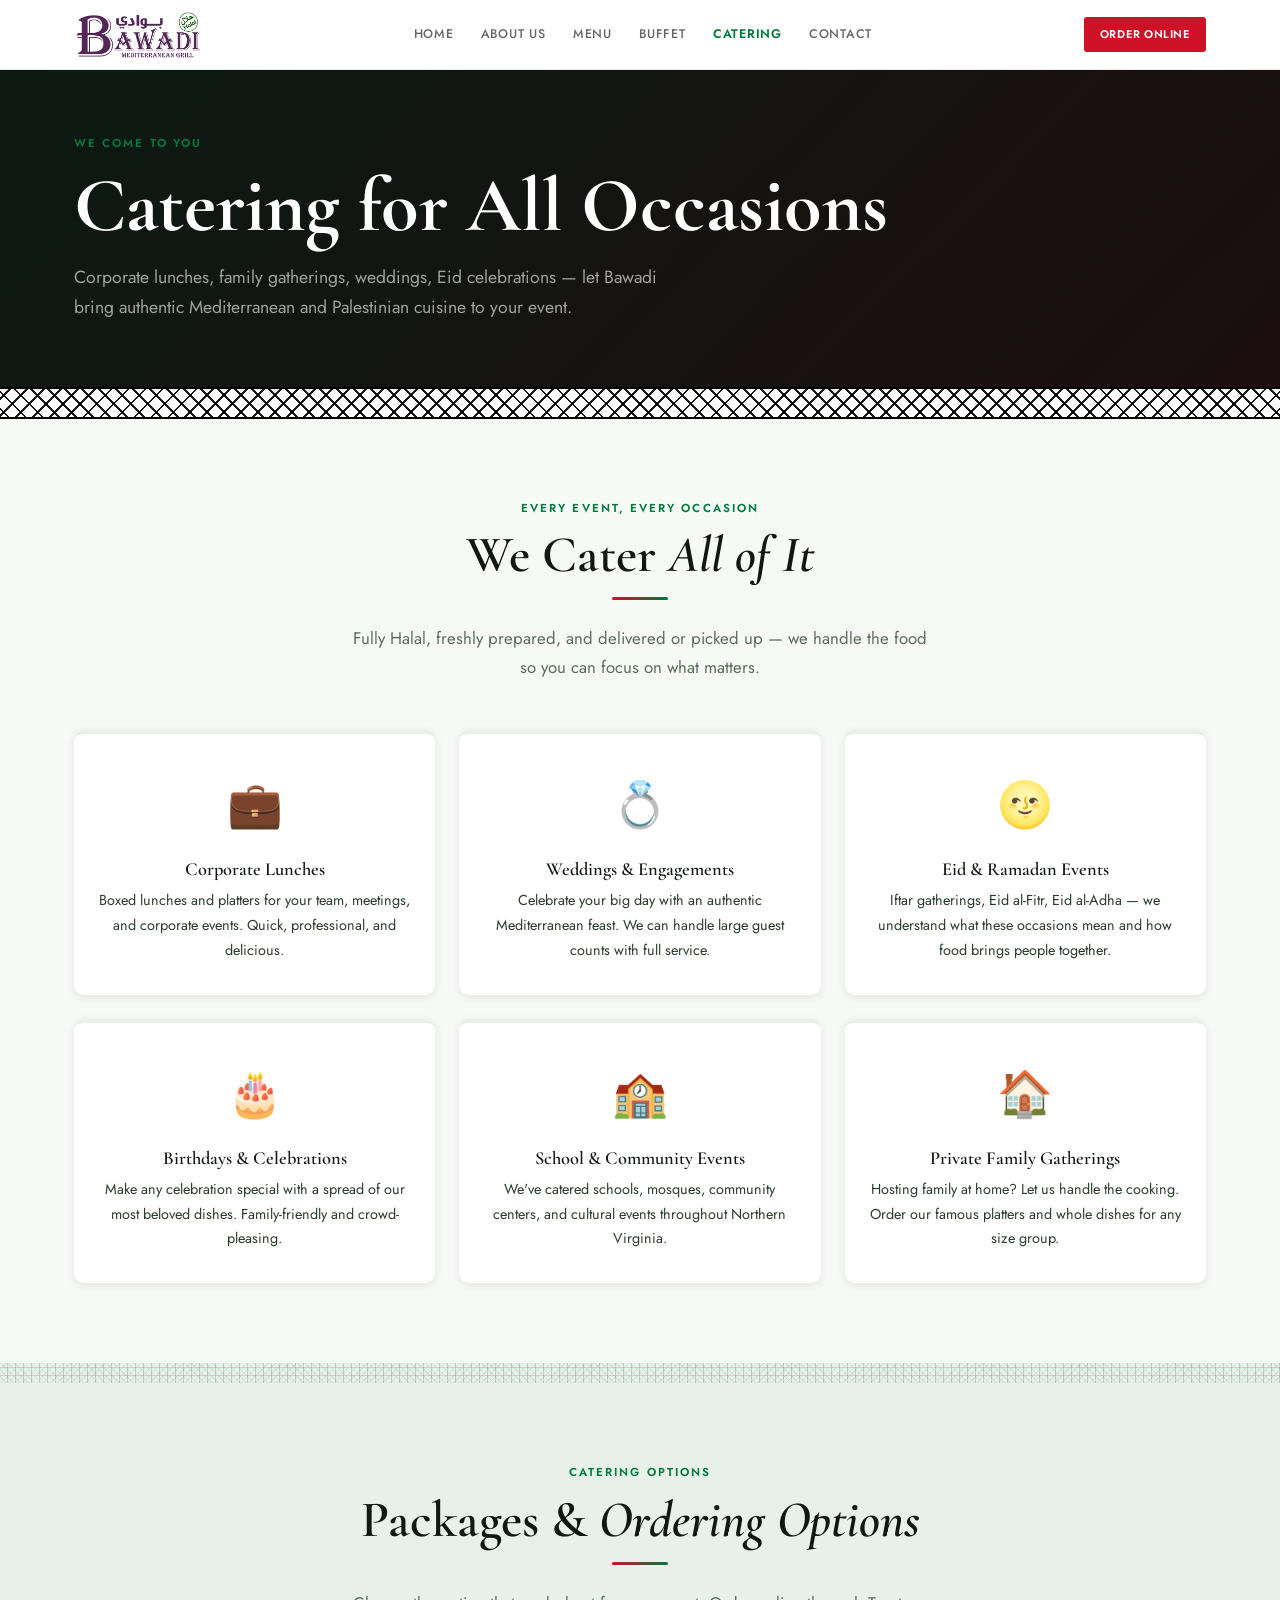
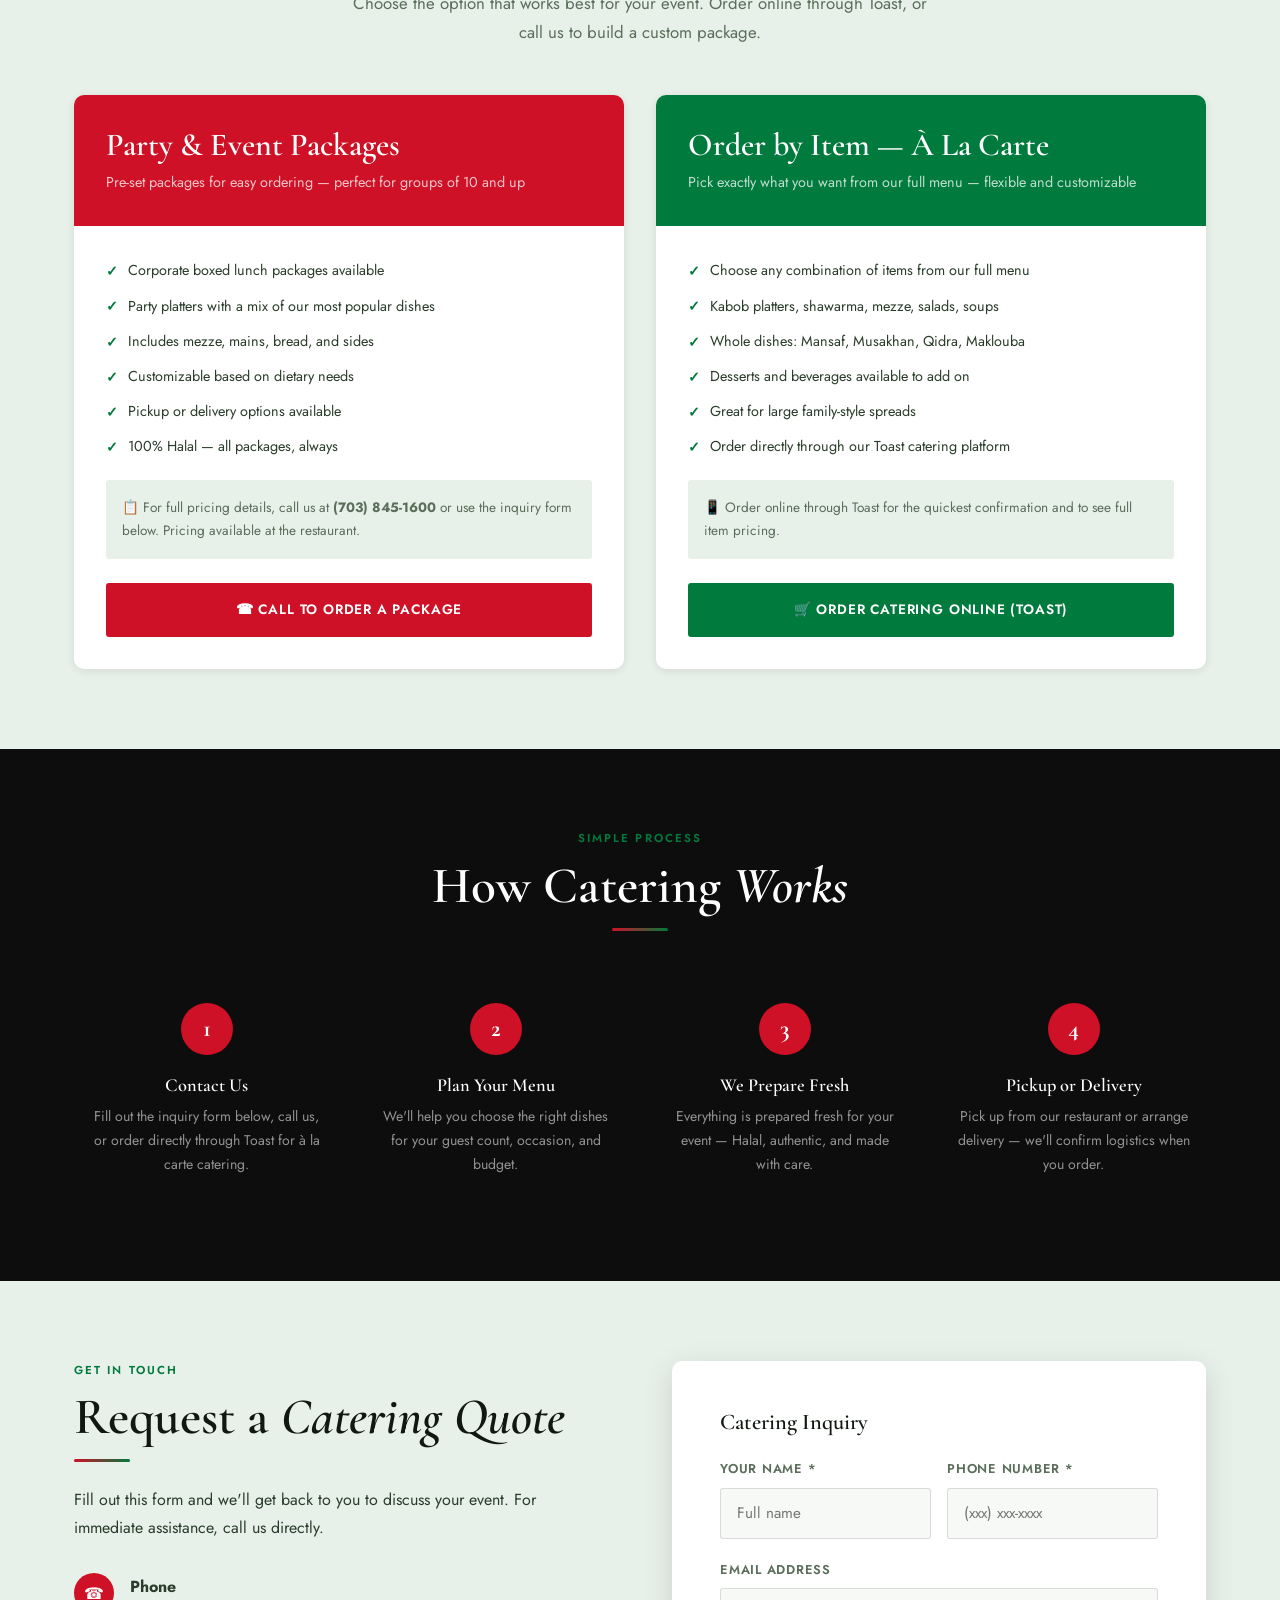
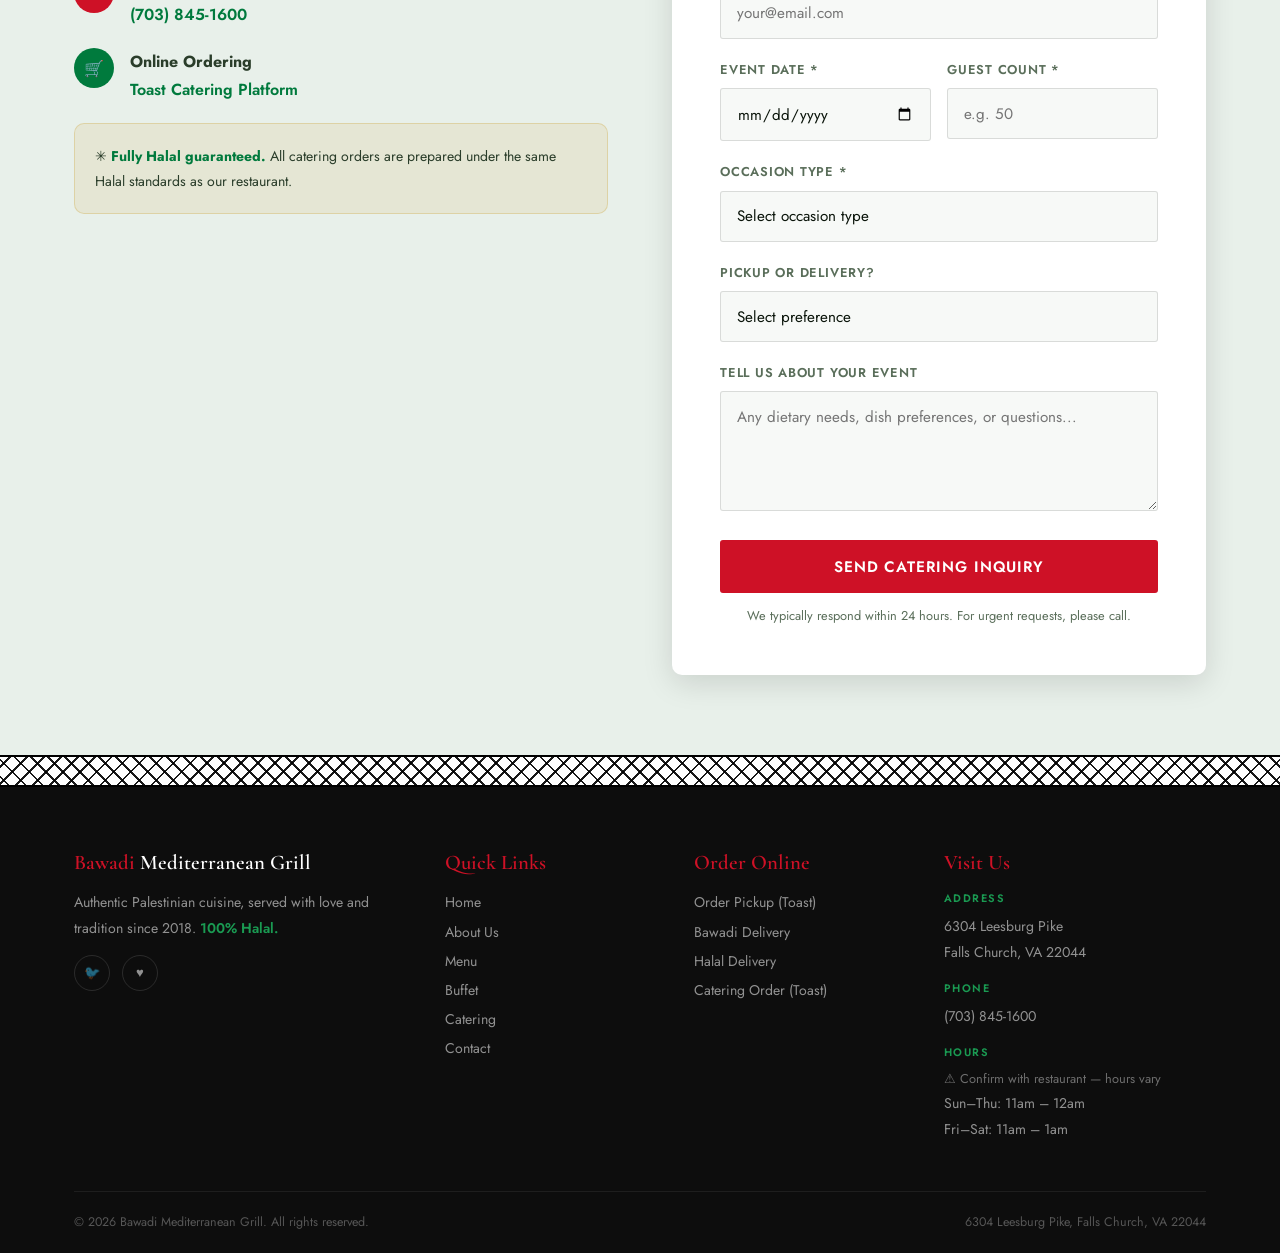
<file: catering.html>
<!DOCTYPE html>
<html lang="en">
<head>
  <meta charset="UTF-8">
  <meta name="viewport" content="width=device-width, initial-scale=1.0">
  <meta name="description" content="Bawadi Mediterranean Grill catering — corporate lunches, weddings, Eid celebrations, family events. Falls Church, VA. Fully Halal.">
  <title>Catering | Bawadi Mediterranean Grill</title>
  <link rel="stylesheet" href="css/style.css">
  <style>
    /* Occasion cards */
    .occasions-grid { display: grid; grid-template-columns: repeat(3, 1fr); gap: 1.5rem; }
    .occasion-card {
      background: var(--white); border-radius: var(--radius-lg);
      padding: 2rem 1.5rem; text-align: center; box-shadow: var(--shadow-sm);
      border-top: 4px solid var(--cream-dk);
      transition: transform var(--transition), box-shadow var(--transition), border-color var(--transition);
    }
    .occasion-card:hover { transform: translateY(-4px); box-shadow: var(--shadow-md); border-top-color: var(--pal-red); }
    .occasion-icon { font-size: 2.8rem; margin-bottom: 1rem; }
    .occasion-card h4 { margin-bottom: .5rem; }
    .occasion-card p { font-size: .9rem; }

    /* Package cards */
    .packages-grid { display: grid; grid-template-columns: repeat(2, 1fr); gap: 2rem; }
    .package-card {
      background: var(--white); border-radius: var(--radius-lg);
      overflow: hidden; box-shadow: var(--shadow-sm);
      transition: transform var(--transition), box-shadow var(--transition);
    }
    .package-card:hover { transform: translateY(-4px); box-shadow: var(--shadow-md); }
    .package-header {
      padding: 2rem; color: var(--white);
    }
    .package-header h3 { color: var(--white); margin-bottom: .4rem; }
    .package-header p { color: rgba(255,255,255,.75); font-size: .9rem; }
    .package-body { padding: 2rem; }
    .package-body ul { display: flex; flex-direction: column; gap: .6rem; }
    .package-body li {
      display: flex; align-items: flex-start; gap: .6rem;
      font-size: .9rem; color: var(--text-mid);
    }
    .package-body li::before { content: '✓'; color: var(--pal-green); font-weight: 700; flex-shrink: 0; margin-top: .05rem; }
    .package-note {
      background: var(--cream-dk); border-radius: var(--radius); padding: 1rem;
      font-size: .85rem; color: var(--text-muted); margin-top: 1.25rem;
    }

    /* How it works */
    .steps-grid { display: grid; grid-template-columns: repeat(4, 1fr); gap: 1.5rem; }
    .step {
      text-align: center; padding: 1.5rem 1rem;
    }
    .step-num {
      width: 52px; height: 52px; border-radius: 50%;
      background: var(--pal-red); color: var(--white);
      font-family: var(--font-display); font-size: 1.5rem; font-weight: 700;
      display: flex; align-items: center; justify-content: center;
      margin: 0 auto 1.25rem;
    }
    .step h4 { margin-bottom: .5rem; }
    .step p { font-size: .88rem; }

    /* Inquiry form */
    .inquiry-form {
      background: var(--white); border-radius: var(--radius-lg);
      padding: 3rem; box-shadow: var(--shadow-md);
    }
    .form-group { margin-bottom: 1.25rem; }
    .form-group label { display: block; font-size: .8rem; font-weight: 600; letter-spacing: .06em; text-transform: uppercase; color: var(--text-muted); margin-bottom: .45rem; }
    .form-group input,.form-group textarea,.form-group select {
      width: 100%; padding: .85rem 1rem; border: 1.5px solid rgba(0,0,0,.12);
      border-radius: var(--radius); font-family: var(--font-body); font-size: .95rem;
      background: var(--cream); color: var(--text-dark); transition: border-color var(--transition);
      appearance: none;
    }
    .form-group input:focus,.form-group textarea:focus,.form-group select:focus { outline: none; border-color: var(--pal-green); }
    .form-group textarea { height: 120px; resize: vertical; }
    .form-row { display: grid; grid-template-columns: 1fr 1fr; gap: 1rem; }

    @media (max-width: 768px) {
      .occasions-grid { grid-template-columns: repeat(2, 1fr); }
      .packages-grid { grid-template-columns: 1fr; }
      .steps-grid { grid-template-columns: repeat(2, 1fr); }
      .form-row { grid-template-columns: 1fr; }
    }
    @media (max-width: 480px) {
      .occasions-grid { grid-template-columns: 1fr; }
      .steps-grid { grid-template-columns: 1fr; }
    }
  </style>
</head>
<body>

  <section class="page-hero">
    <div class="container">
      <span class="section-label">We Come to You</span>
      <h1>Catering for All Occasions</h1>
      <p>Corporate lunches, family gatherings, weddings, Eid celebrations — let Bawadi bring authentic Mediterranean and Palestinian cuisine to your event.</p>
    </div>
  </section>
  <div class="tatreez-stripe"></div>

  <!-- ═══ OCCASIONS ═══ -->
  <section class="section" style="background:var(--cream);">
    <div class="container">
      <div class="text-center anim" style="margin-bottom:3rem;">
        <span class="section-label">Every Event, Every Occasion</span>
        <h2>We Cater <em style="font-style:italic">All of It</em></h2>
        <div class="divider center"></div>
        <p class="section-sub">Fully Halal, freshly prepared, and delivered or picked up — we handle the food so you can focus on what matters.</p>
      </div>
      <div class="occasions-grid">
        <div class="occasion-card anim"><div class="occasion-icon">&#x1F4BC;</div><h4>Corporate Lunches</h4><p>Boxed lunches and platters for your team, meetings, and corporate events. Quick, professional, and delicious.</p></div>
        <div class="occasion-card anim anim-delay-1"><div class="occasion-icon">&#x1F48D;</div><h4>Weddings & Engagements</h4><p>Celebrate your big day with an authentic Mediterranean feast. We can handle large guest counts with full service.</p></div>
        <div class="occasion-card anim anim-delay-2"><div class="occasion-icon">&#x1F31D;</div><h4>Eid & Ramadan Events</h4><p>Iftar gatherings, Eid al-Fitr, Eid al-Adha — we understand what these occasions mean and how food brings people together.</p></div>
        <div class="occasion-card anim anim-delay-1"><div class="occasion-icon">&#x1F382;</div><h4>Birthdays & Celebrations</h4><p>Make any celebration special with a spread of our most beloved dishes. Family-friendly and crowd-pleasing.</p></div>
        <div class="occasion-card anim anim-delay-2"><div class="occasion-icon">&#x1F3EB;</div><h4>School & Community Events</h4><p>We've catered schools, mosques, community centers, and cultural events throughout Northern Virginia.</p></div>
        <div class="occasion-card anim anim-delay-3"><div class="occasion-icon">&#x1F3E0;</div><h4>Private Family Gatherings</h4><p>Hosting family at home? Let us handle the cooking. Order our famous platters and whole dishes for any size group.</p></div>
      </div>
    </div>
  </section>

  <!-- Keffiyeh divider -->
  <div class="keffiyeh-band"></div>

  <!-- ═══ PACKAGES ═══ -->
  <section class="section" style="background:var(--cream-dk);">
    <div class="container">
      <div class="text-center anim" style="margin-bottom:3rem;">
        <span class="section-label">Catering Options</span>
        <h2>Packages & <em style="font-style:italic">Ordering Options</em></h2>
        <div class="divider center"></div>
        <p class="section-sub">Choose the option that works best for your event. Order online through Toast, or call us to build a custom package.</p>
      </div>
      <div class="packages-grid">
        <div class="package-card anim">
          <div class="package-header" style="background:var(--pal-red);">
            <h3>Party & Event Packages</h3>
            <p>Pre-set packages for easy ordering — perfect for groups of 10 and up</p>
          </div>
          <div class="package-body">
            <ul>
              <li>Corporate boxed lunch packages available</li>
              <li>Party platters with a mix of our most popular dishes</li>
              <li>Includes mezze, mains, bread, and sides</li>
              <li>Customizable based on dietary needs</li>
              <li>Pickup or delivery options available</li>
              <li>100% Halal — all packages, always</li>
            </ul>
            <div class="package-note">&#x1F4CB; For full pricing details, call us at <strong>(703) 845-1600</strong> or use the inquiry form below. Pricing available at the restaurant.</div>
            <div style="margin-top:1.5rem;">
              <a href="tel:7038451600" class="btn btn-primary" style="width:100%;justify-content:center;">&#x260E; Call to Order a Package</a>
            </div>
          </div>
        </div>
        <div class="package-card anim anim-delay-2">
          <div class="package-header" style="background:var(--pal-green);">
            <h3>Order by Item — À La Carte</h3>
            <p>Pick exactly what you want from our full menu — flexible and customizable</p>
          </div>
          <div class="package-body">
            <ul>
              <li>Choose any combination of items from our full menu</li>
              <li>Kabob platters, shawarma, mezze, salads, soups</li>
              <li>Whole dishes: Mansaf, Musakhan, Qidra, Maklouba</li>
              <li>Desserts and beverages available to add on</li>
              <li>Great for large family-style spreads</li>
              <li>Order directly through our Toast catering platform</li>
            </ul>
            <div class="package-note">&#x1F4F1; Order online through Toast for the quickest confirmation and to see full item pricing.</div>
            <div style="margin-top:1.5rem;">
              <a href="https://order.toasttab.com/online/bawadi-mediterranean-grill#!/" target="_blank" rel="noopener" class="btn btn-green" style="width:100%;justify-content:center;">&#x1F6D2; Order Catering Online (Toast)</a>
            </div>
          </div>
        </div>
      </div>
    </div>
  </section>

  <!-- ═══ HOW IT WORKS ═══ -->
  <section class="section" style="background:var(--black);">
    <div class="container">
      <div class="text-center anim" style="margin-bottom:3rem;">
        <span class="section-label" style="color:var(--gold);">Simple Process</span>
        <h2 style="color:var(--white);">How Catering <em style="font-style:italic;color:var(--white);">Works</em></h2>
        <div class="divider center"></div>
      </div>
      <div class="steps-grid anim">
        <div class="step">
          <div class="step-num">1</div>
          <h4 style="color:var(--white);">Contact Us</h4>
          <p style="color:rgba(255,255,255,.55);">Fill out the inquiry form below, call us, or order directly through Toast for à la carte catering.</p>
        </div>
        <div class="step">
          <div class="step-num">2</div>
          <h4 style="color:var(--white);">Plan Your Menu</h4>
          <p style="color:rgba(255,255,255,.55);">We'll help you choose the right dishes for your guest count, occasion, and budget.</p>
        </div>
        <div class="step">
          <div class="step-num">3</div>
          <h4 style="color:var(--white);">We Prepare Fresh</h4>
          <p style="color:rgba(255,255,255,.55);">Everything is prepared fresh for your event — Halal, authentic, and made with care.</p>
        </div>
        <div class="step">
          <div class="step-num">4</div>
          <h4 style="color:var(--white);">Pickup or Delivery</h4>
          <p style="color:rgba(255,255,255,.55);">Pick up from our restaurant or arrange delivery — we'll confirm logistics when you order.</p>
        </div>
      </div>
    </div>
  </section>

  <!-- ═══ INQUIRY FORM ═══ -->
  <section class="section" style="background:var(--cream-dk);">
    <div class="container">
      <div class="grid-2" style="gap:4rem;align-items:start;">
        <div class="anim">
          <span class="section-label">Get in Touch</span>
          <h2>Request a <em style="font-style:italic">Catering Quote</em></h2>
          <div class="divider"></div>
          <p>Fill out this form and we'll get back to you to discuss your event. For immediate assistance, call us directly.</p>
          <div style="margin-top:2rem;display:flex;flex-direction:column;gap:1.25rem;">
            <div class="contact-row" style="display:flex;align-items:flex-start;gap:1rem;">
              <div style="width:40px;height:40px;border-radius:50%;background:var(--pal-red);color:var(--white);display:flex;align-items:center;justify-content:center;flex-shrink:0;">&#x260E;</div>
              <div><p><strong>Phone</strong></p><p><a href="tel:7038451600" style="color:var(--pal-green);font-weight:600;">(703) 845-1600</a></p></div>
            </div>
            <div class="contact-row" style="display:flex;align-items:flex-start;gap:1rem;">
              <div style="width:40px;height:40px;border-radius:50%;background:var(--pal-green);color:var(--white);display:flex;align-items:center;justify-content:center;flex-shrink:0;">&#x1F6D2;</div>
              <div><p><strong>Online Ordering</strong></p><p><a href="https://order.toasttab.com/online/bawadi-mediterranean-grill#!/" target="_blank" rel="noopener" style="color:var(--pal-green);font-weight:600;">Toast Catering Platform</a></p></div>
            </div>
            <div style="background:rgba(200,151,26,.1);border:1px solid rgba(200,151,26,.25);border-radius:var(--radius-lg);padding:1.25rem;">
              <p style="font-size:.88rem;color:var(--text-mid);">&#x2733; <strong style="color:var(--gold);">Fully Halal guaranteed.</strong> All catering orders are prepared under the same Halal standards as our restaurant.</p>
            </div>
          </div>
        </div>
        <div class="anim anim-delay-2">
          <div class="inquiry-form">
            <h4 style="margin-bottom:1.5rem;font-size:1.4rem;">Catering Inquiry</h4>
            <div class="form-row">
              <div class="form-group"><label>Your Name *</label><input type="text" placeholder="Full name" required></div>
              <div class="form-group"><label>Phone Number *</label><input type="tel" placeholder="(xxx) xxx-xxxx" required></div>
            </div>
            <div class="form-group"><label>Email Address</label><input type="email" placeholder="your@email.com"></div>
            <div class="form-row">
              <div class="form-group"><label>Event Date *</label><input type="date" required></div>
              <div class="form-group"><label>Guest Count *</label><input type="number" placeholder="e.g. 50" min="1" required></div>
            </div>
            <div class="form-group">
              <label>Occasion Type *</label>
              <select required>
                <option value="">Select occasion type</option>
                <option>Corporate Lunch / Meeting</option>
                <option>Wedding / Engagement</option>
                <option>Eid Celebration</option>
                <option>Iftar / Ramadan</option>
                <option>Birthday / Family Gathering</option>
                <option>School / Community Event</option>
                <option>Other</option>
              </select>
            </div>
            <div class="form-group">
              <label>Pickup or Delivery?</label>
              <select>
                <option value="">Select preference</option>
                <option>Pickup from restaurant</option>
                <option>Delivery to event location</option>
                <option>Not sure yet</option>
              </select>
            </div>
            <div class="form-group"><label>Tell us about your event</label><textarea placeholder="Any dietary needs, dish preferences, or questions..."></textarea></div>
            <button class="btn btn-primary" style="width:100%;justify-content:center;font-size:.95rem;">Send Catering Inquiry</button>
            <p style="font-size:.8rem;color:var(--text-muted);text-align:center;margin-top:.75rem;">We typically respond within 24 hours. For urgent requests, please call.</p>
          </div>
        </div>
      </div>
    </div>
  </section>

  <script src="js/layout.js"></script>
  <script src="js/main.js"></script>
</body>
</html>
</file>
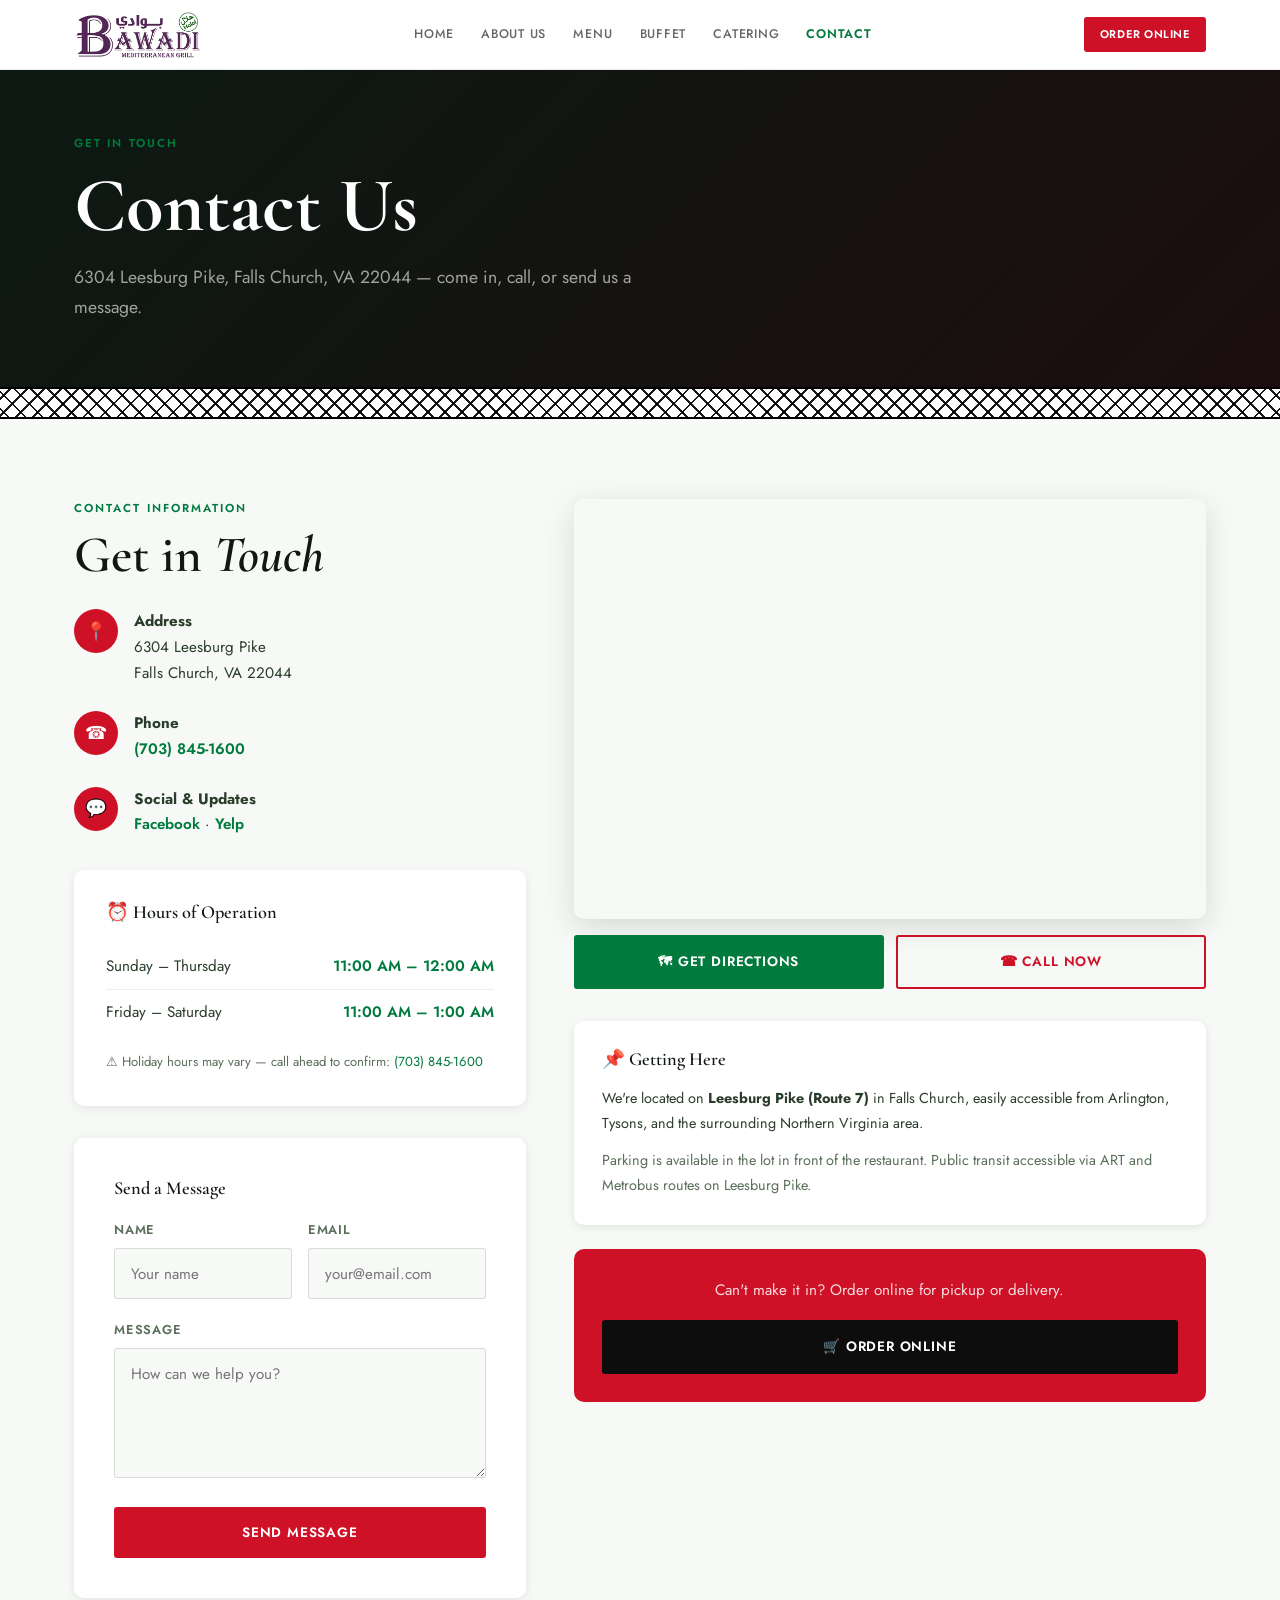
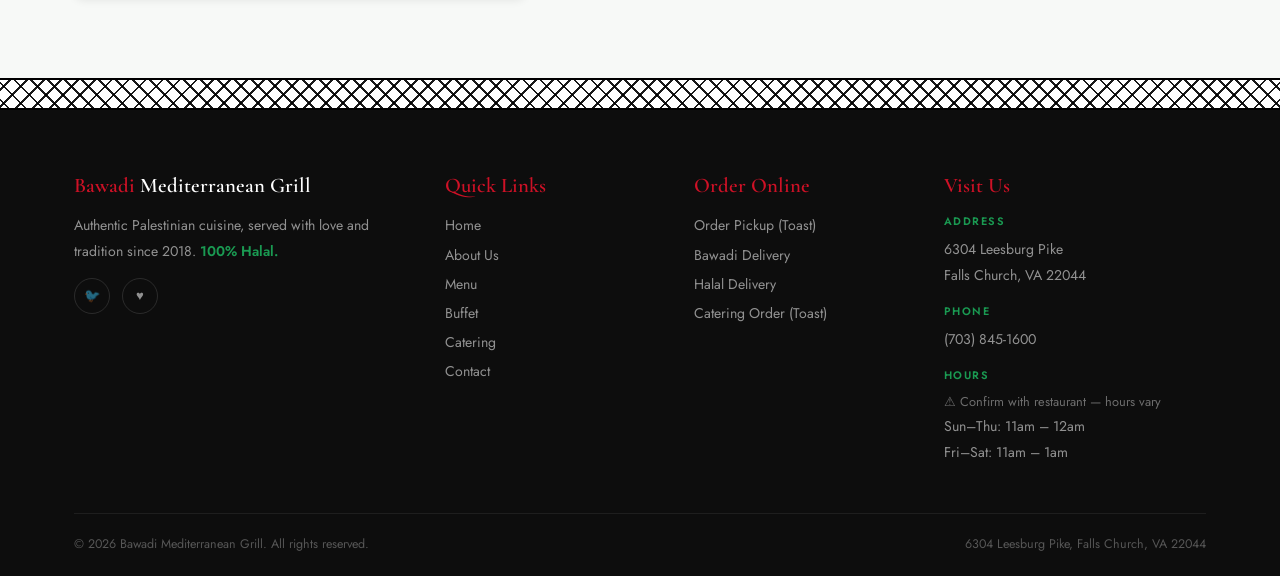
<file: contact.html>
<!DOCTYPE html>
<html lang="en">
<head>
  <meta charset="UTF-8">
  <meta name="viewport" content="width=device-width, initial-scale=1.0">
  <meta name="description" content="Find Bawadi Mediterranean Grill — 6304 Leesburg Pike, Falls Church, VA 22044. Hours, directions, phone, and contact form.">
  <title>Contact | Bawadi Mediterranean Grill</title>
  <link rel="stylesheet" href="css/style.css">
  <style>
    .contact-grid { display: grid; grid-template-columns: 1fr 1.4fr; gap: 3rem; align-items: start; }
    .contact-row { display: flex; align-items: flex-start; gap: 1rem; margin-bottom: 1.5rem; }
    .contact-icon { width: 44px; height: 44px; border-radius: 50%; flex-shrink: 0; background: var(--pal-red); color: var(--white); display: flex; align-items: center; justify-content: center; font-size: 1.1rem; }
    .contact-row p { font-size: .95rem; line-height: 1.7; }
    .contact-row a { color: var(--pal-green); font-weight: 600; }
    .contact-row a:hover { text-decoration: underline; }
    .map-wrap { border-radius: var(--radius-lg); overflow: hidden; box-shadow: var(--shadow-md); }
    .map-wrap iframe { width: 100%; height: 420px; border: 0; display: block; }
    .hours-card { background: var(--white); border-radius: var(--radius-lg); padding: 2rem; box-shadow: var(--shadow-sm); margin-top: 2rem; }
    .form-card { background: var(--white); border-radius: var(--radius-lg); padding: 2.5rem; box-shadow: var(--shadow-sm); margin-top: 2rem; }
    .form-group { margin-bottom: 1.25rem; }
    .form-group label { display: block; font-size: .8rem; font-weight: 600; letter-spacing: .06em; text-transform: uppercase; color: var(--text-muted); margin-bottom: .45rem; }
    .form-group input, .form-group textarea { width: 100%; padding: .85rem 1rem; border: 1.5px solid rgba(0,0,0,.12); border-radius: var(--radius); font-family: var(--font-body); font-size: .95rem; background: var(--cream); color: var(--text-dark); transition: border-color var(--transition); }
    .form-group input:focus, .form-group textarea:focus { outline: none; border-color: var(--pal-green); }
    .form-group textarea { height: 130px; resize: vertical; }
    .form-row { display: grid; grid-template-columns: 1fr 1fr; gap: 1rem; }
    @media (max-width: 768px) {
      .contact-grid { grid-template-columns: 1fr; }
      .form-row { grid-template-columns: 1fr; }
    }
  </style>
</head>
<body>

  <section class="page-hero">
    <div class="container">
      <span class="section-label">Get in Touch</span>
      <h1>Contact Us</h1>
      <p>6304 Leesburg Pike, Falls Church, VA 22044 — come in, call, or send us a message.</p>
    </div>
  </section>
  <div class="tatreez-stripe"></div>

  <section class="section" style="background:var(--cream);">
    <div class="container">
      <div class="contact-grid">

        <!-- Left: info + hours + form -->
        <div class="anim">
          <span class="section-label">Contact Information</span>
          <h2 style="margin-bottom:1.5rem;">Get in <em style="font-style:italic">Touch</em></h2>

          <div class="contact-row">
            <div class="contact-icon">📍</div>
            <div>
              <p><strong>Address</strong></p>
              <p>6304 Leesburg Pike<br>Falls Church, VA 22044</p>
            </div>
          </div>
          <div class="contact-row">
            <div class="contact-icon">☎</div>
            <div>
              <p><strong>Phone</strong></p>
              <p><a href="tel:7038451600">(703) 845-1600</a></p>
            </div>
          </div>
          <div class="contact-row">
            <div class="contact-icon">💬</div>
            <div>
              <p><strong>Social & Updates</strong></p>
              <p>
                <a href="https://www.facebook.com/Bawadimediterraneangrillandsweetscafe/" target="_blank" rel="noopener">Facebook</a> ·
                <a href="https://www.yelp.com/biz/bawadi-mediterranean-grill-falls-church-2" target="_blank" rel="noopener">Yelp</a>
              </p>
            </div>
          </div>

          <div class="hours-card">
            <h4 style="margin-bottom:1.25rem;">⏰ Hours of Operation</h4>
            <table class="hours-table">
              <tr><td>Sunday – Thursday</td><td>11:00 AM – 12:00 AM</td></tr>
              <tr><td>Friday – Saturday</td><td>11:00 AM – 1:00 AM</td></tr>
            </table>
            <p style="font-size:.82rem;color:var(--text-muted);margin-top:1rem;">⚠ Holiday hours may vary — call ahead to confirm: <a href="tel:7038451600" style="color:var(--pal-green);">(703) 845-1600</a></p>
          </div>

          <div class="form-card">
            <h4 style="margin-bottom:1.25rem;">Send a Message</h4>
            <div class="form-row">
              <div class="form-group"><label>Name</label><input type="text" placeholder="Your name"></div>
              <div class="form-group"><label>Email</label><input type="email" placeholder="your@email.com"></div>
            </div>
            <div class="form-group"><label>Message</label><textarea placeholder="How can we help you?"></textarea></div>
            <button class="btn btn-primary" style="width:100%;justify-content:center;">Send Message</button>
          </div>
        </div>

        <!-- Right: map + action buttons -->
        <div class="anim anim-delay-2">
          <div class="map-wrap">
            <iframe
              src="https://www.google.com/maps/embed?pb=!1m18!1m12!1m3!1d3105.5!2d-77.1545!3d38.8711!2m3!1f0!2f0!3f0!3m2!1i1024!2i768!4f13.1!3m3!1m2!1s0x89b7b48ed3c85e93%3A0x6686c6f15cc6c83a!2s6304%20Leesburg%20Pike%2C%20Falls%20Church%2C%20VA%2022044!5e0!3m2!1sen!2sus!4v1700000000000"
              allowfullscreen loading="lazy" referrerpolicy="no-referrer-when-downgrade"
              title="Bawadi Mediterranean Grill location">
            </iframe>
          </div>
          <div style="display:flex;gap:.75rem;margin-top:1rem;flex-wrap:wrap;">
            <a href="https://maps.google.com/?q=6304+Leesburg+Pike,+Falls+Church+VA+22044" target="_blank" rel="noopener" class="btn btn-green" style="flex:1;justify-content:center;">🗺 Get Directions</a>
            <a href="tel:7038451600" class="btn btn-outline" style="flex:1;justify-content:center;">☎ Call Now</a>
          </div>

          <!-- Parking / access info -->
          <div style="margin-top:2rem;background:var(--white);border-radius:var(--radius-lg);padding:1.75rem;box-shadow:var(--shadow-sm);">
            <h4 style="margin-bottom:1rem;">📌 Getting Here</h4>
            <p style="font-size:.9rem;margin-bottom:.75rem;">We're located on <strong>Leesburg Pike (Route 7)</strong> in Falls Church, easily accessible from Arlington, Tysons, and the surrounding Northern Virginia area.</p>
            <p style="font-size:.9rem;color:var(--text-muted);">Parking is available in the lot in front of the restaurant. Public transit accessible via ART and Metrobus routes on Leesburg Pike.</p>
          </div>

          <!-- Order online nudge -->
          <div style="margin-top:1.5rem;background:var(--pal-red);border-radius:var(--radius-lg);padding:1.75rem;text-align:center;">
            <p style="color:rgba(255,255,255,.85);margin-bottom:1rem;font-size:.95rem;">Can't make it in? Order online for pickup or delivery.</p>
            <a href="https://order.toasttab.com/online/bawadi-mediterranean-grill#!/" target="_blank" rel="noopener" class="btn btn-dark" style="width:100%;justify-content:center;">🛒 Order Online</a>
          </div>
        </div>

      </div>
    </div>
  </section>

  <script src="js/layout.js"></script>
  <script src="js/main.js"></script>
</body>
</html>
</file>
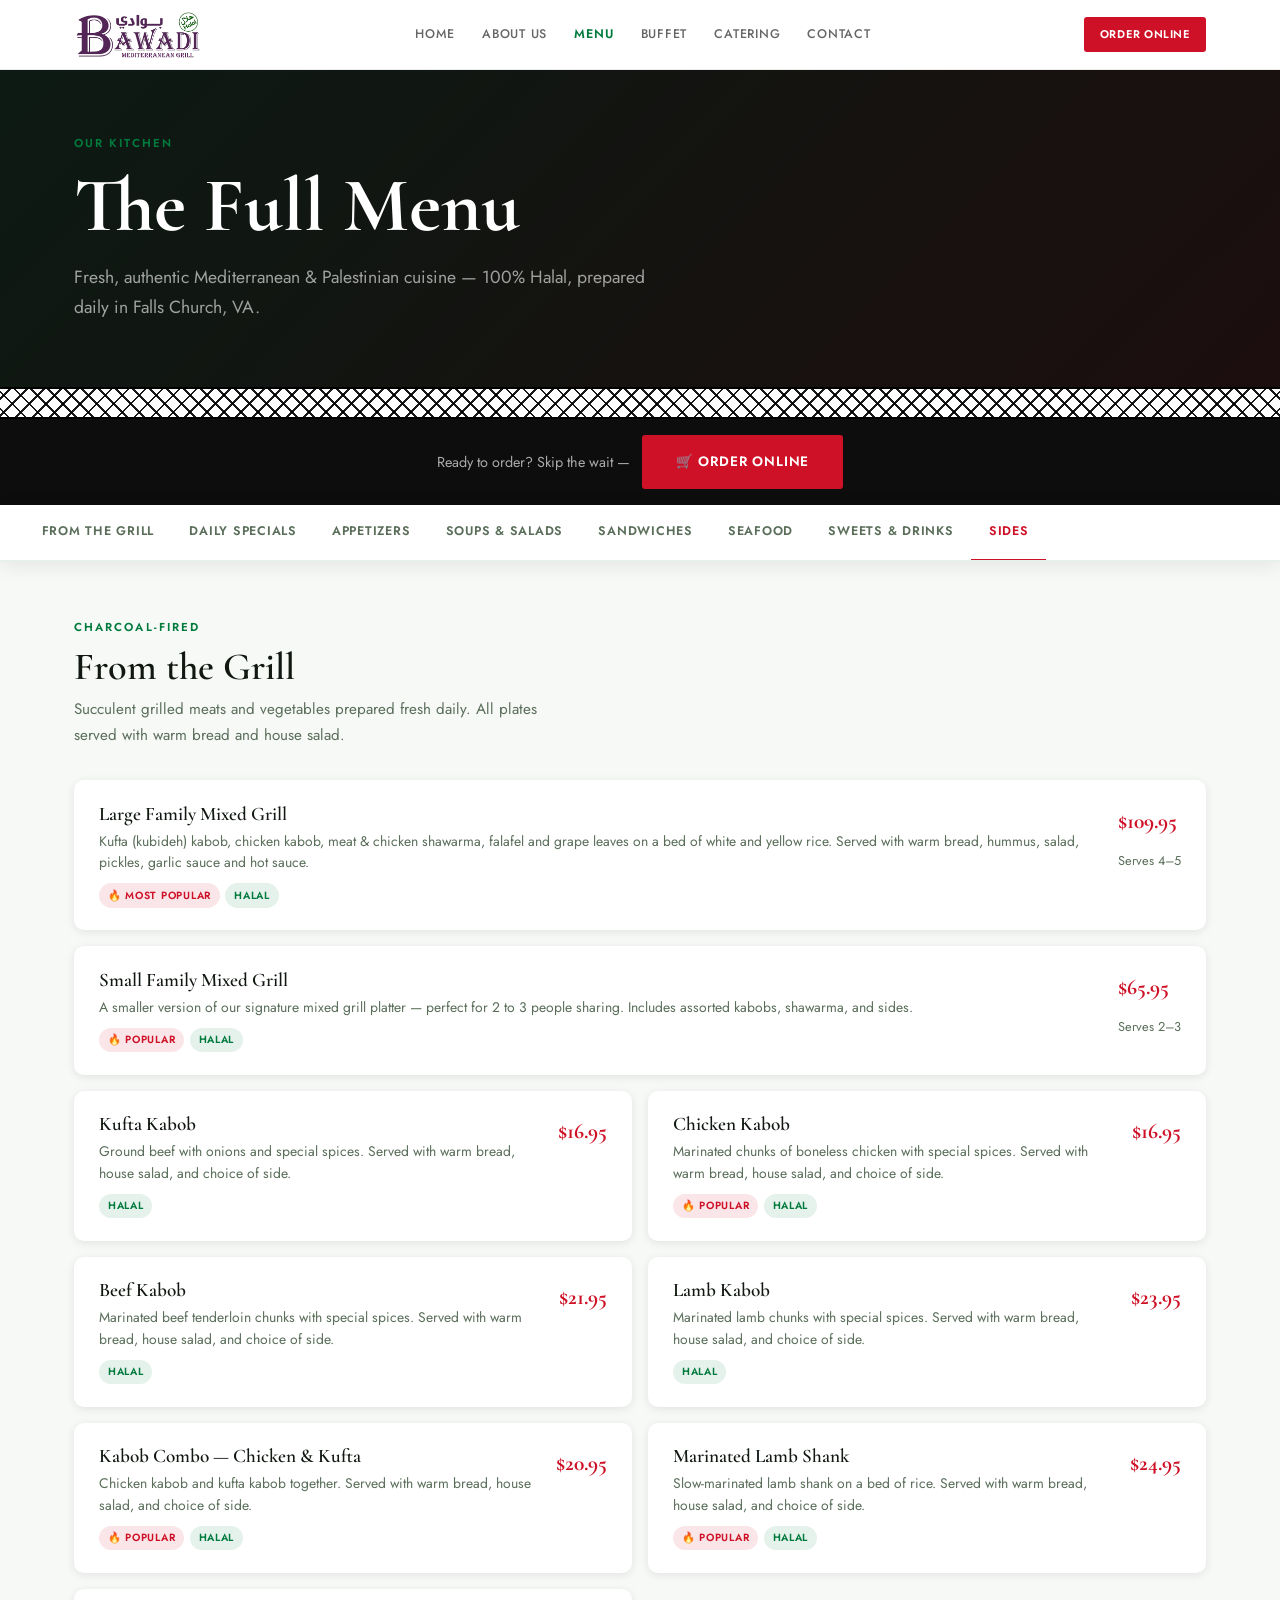
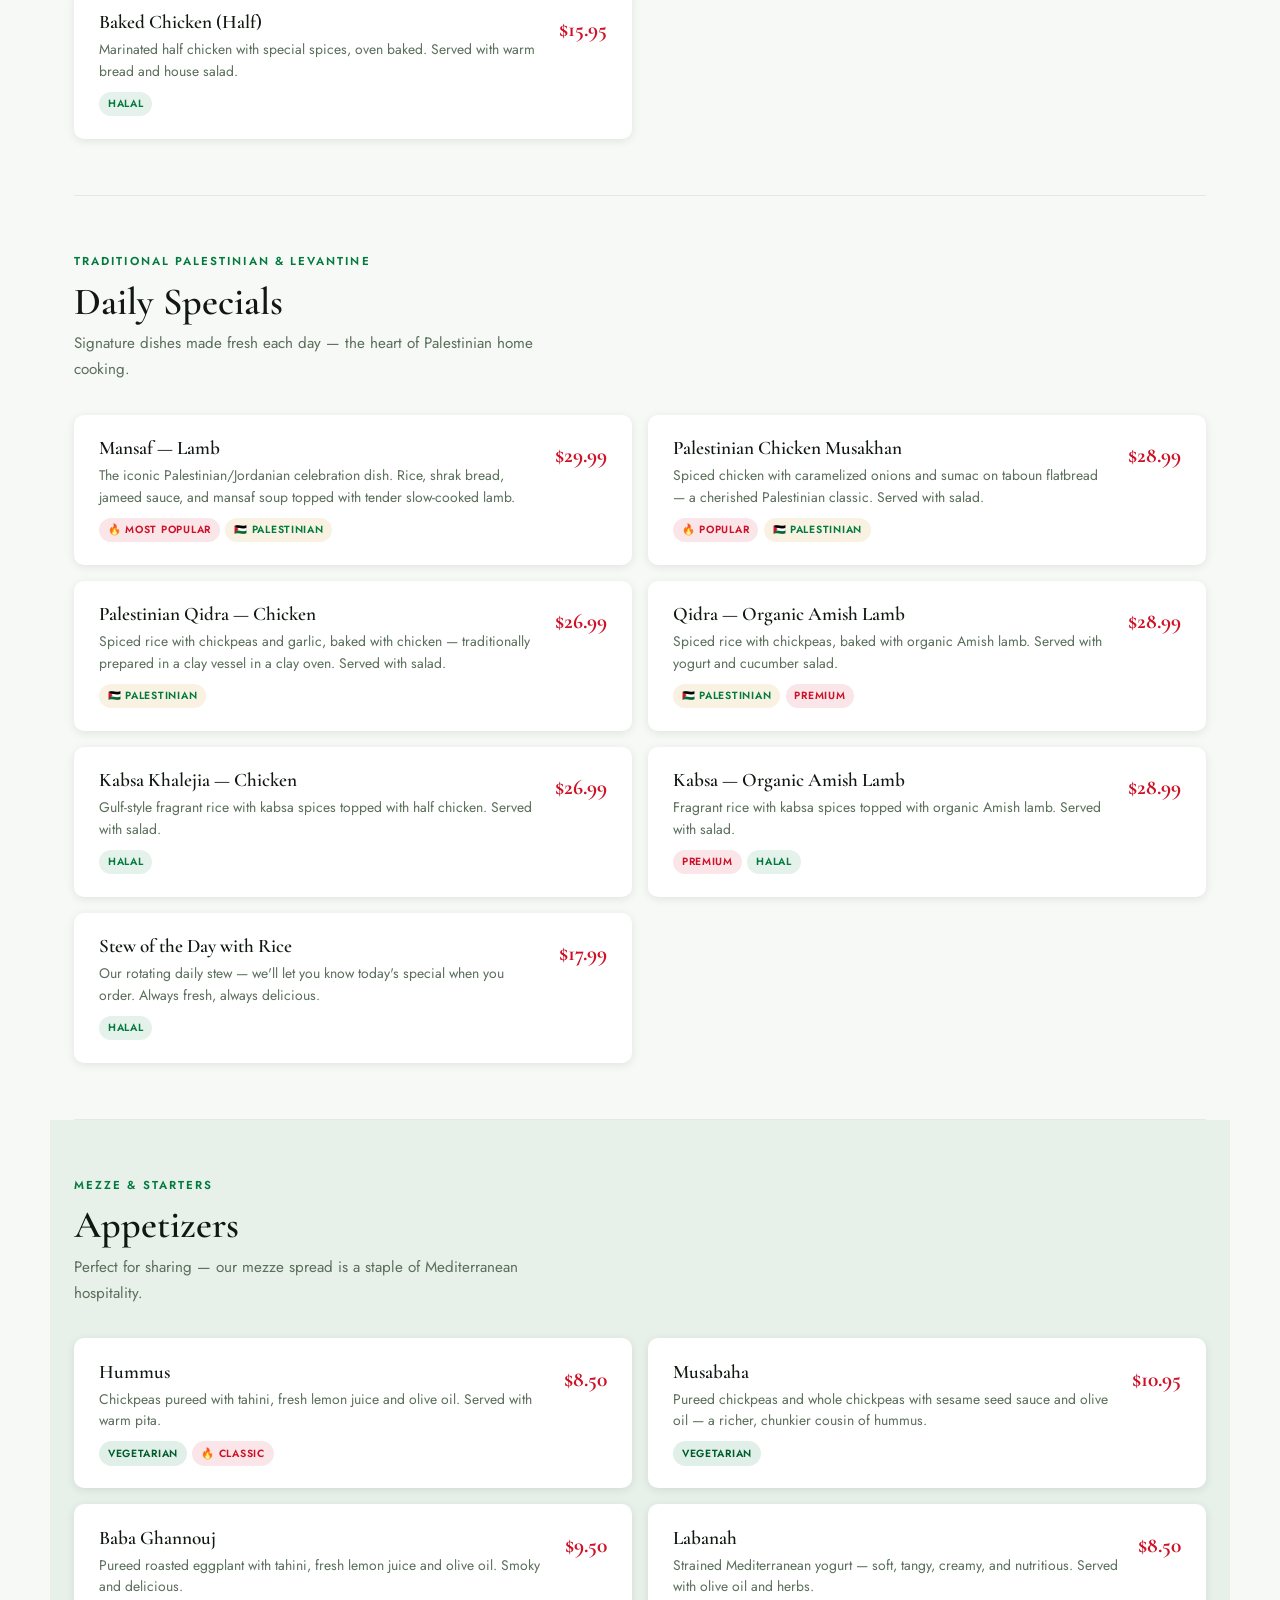
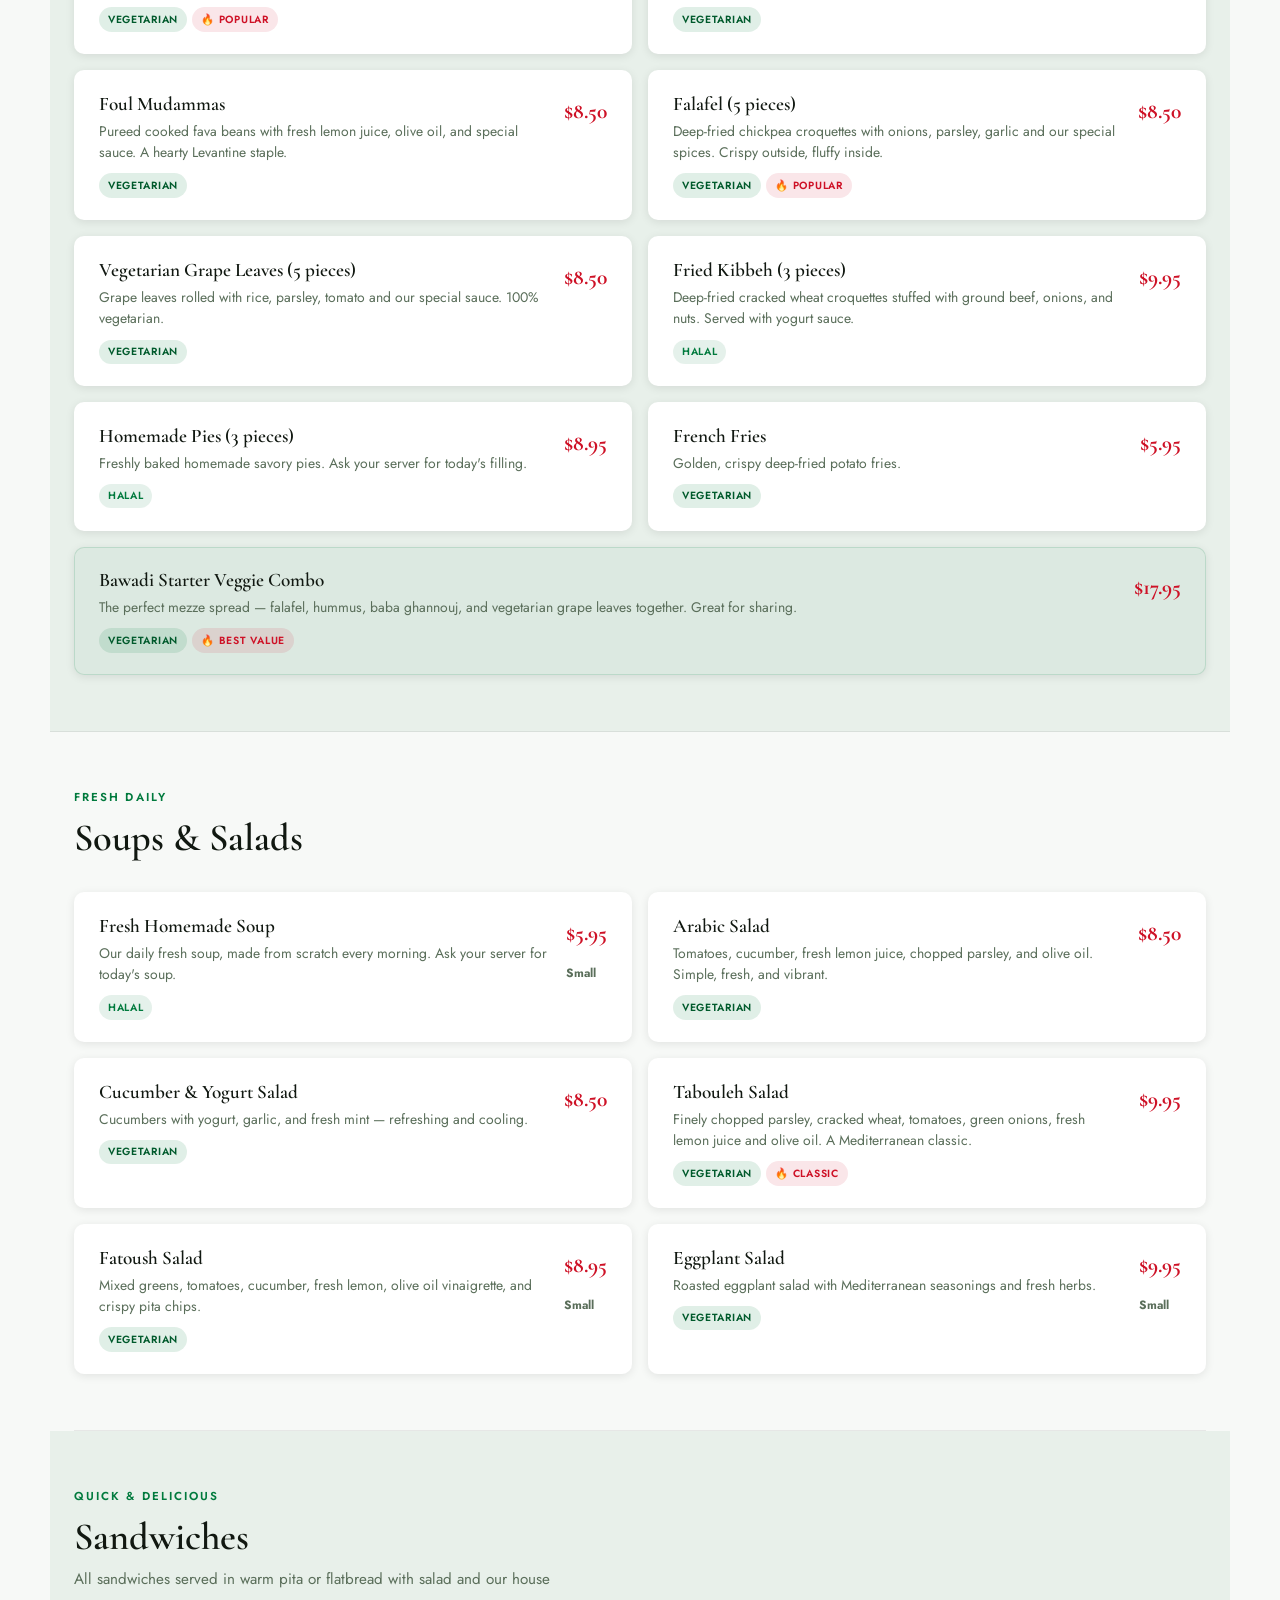
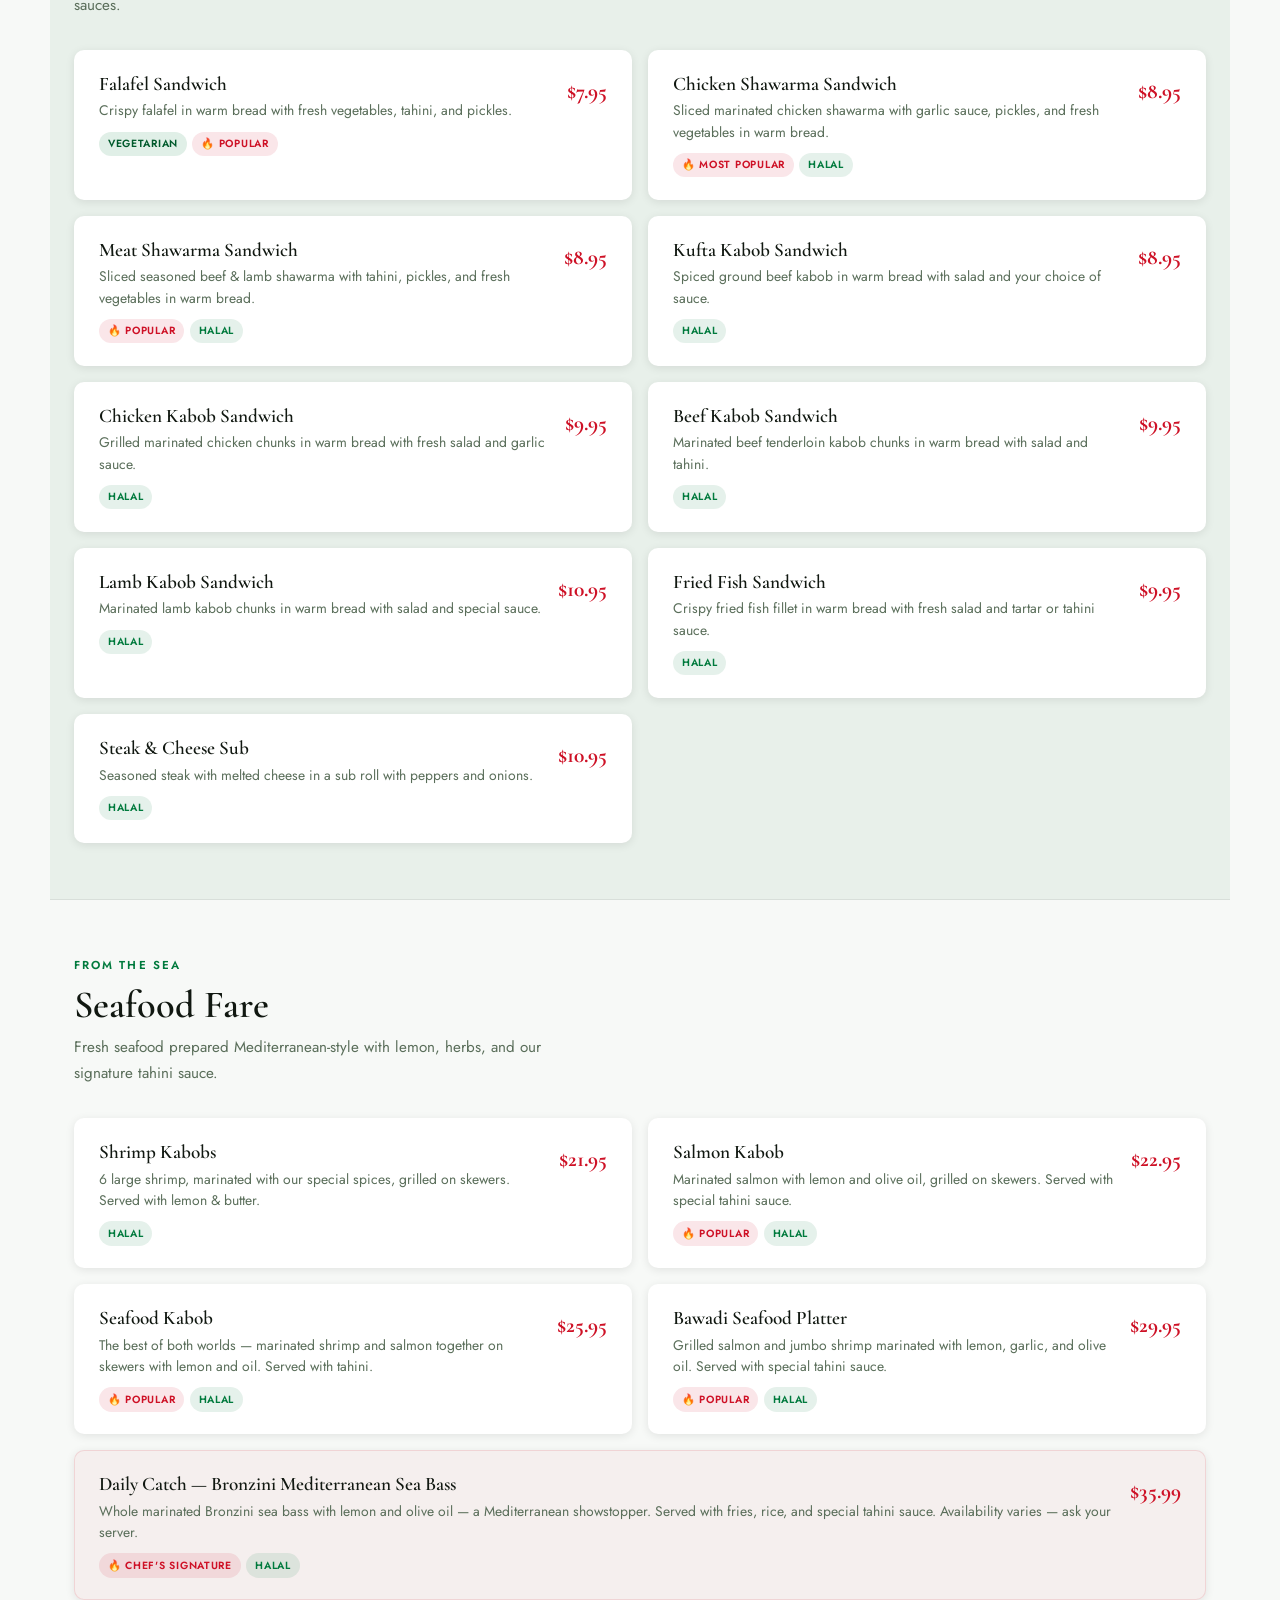
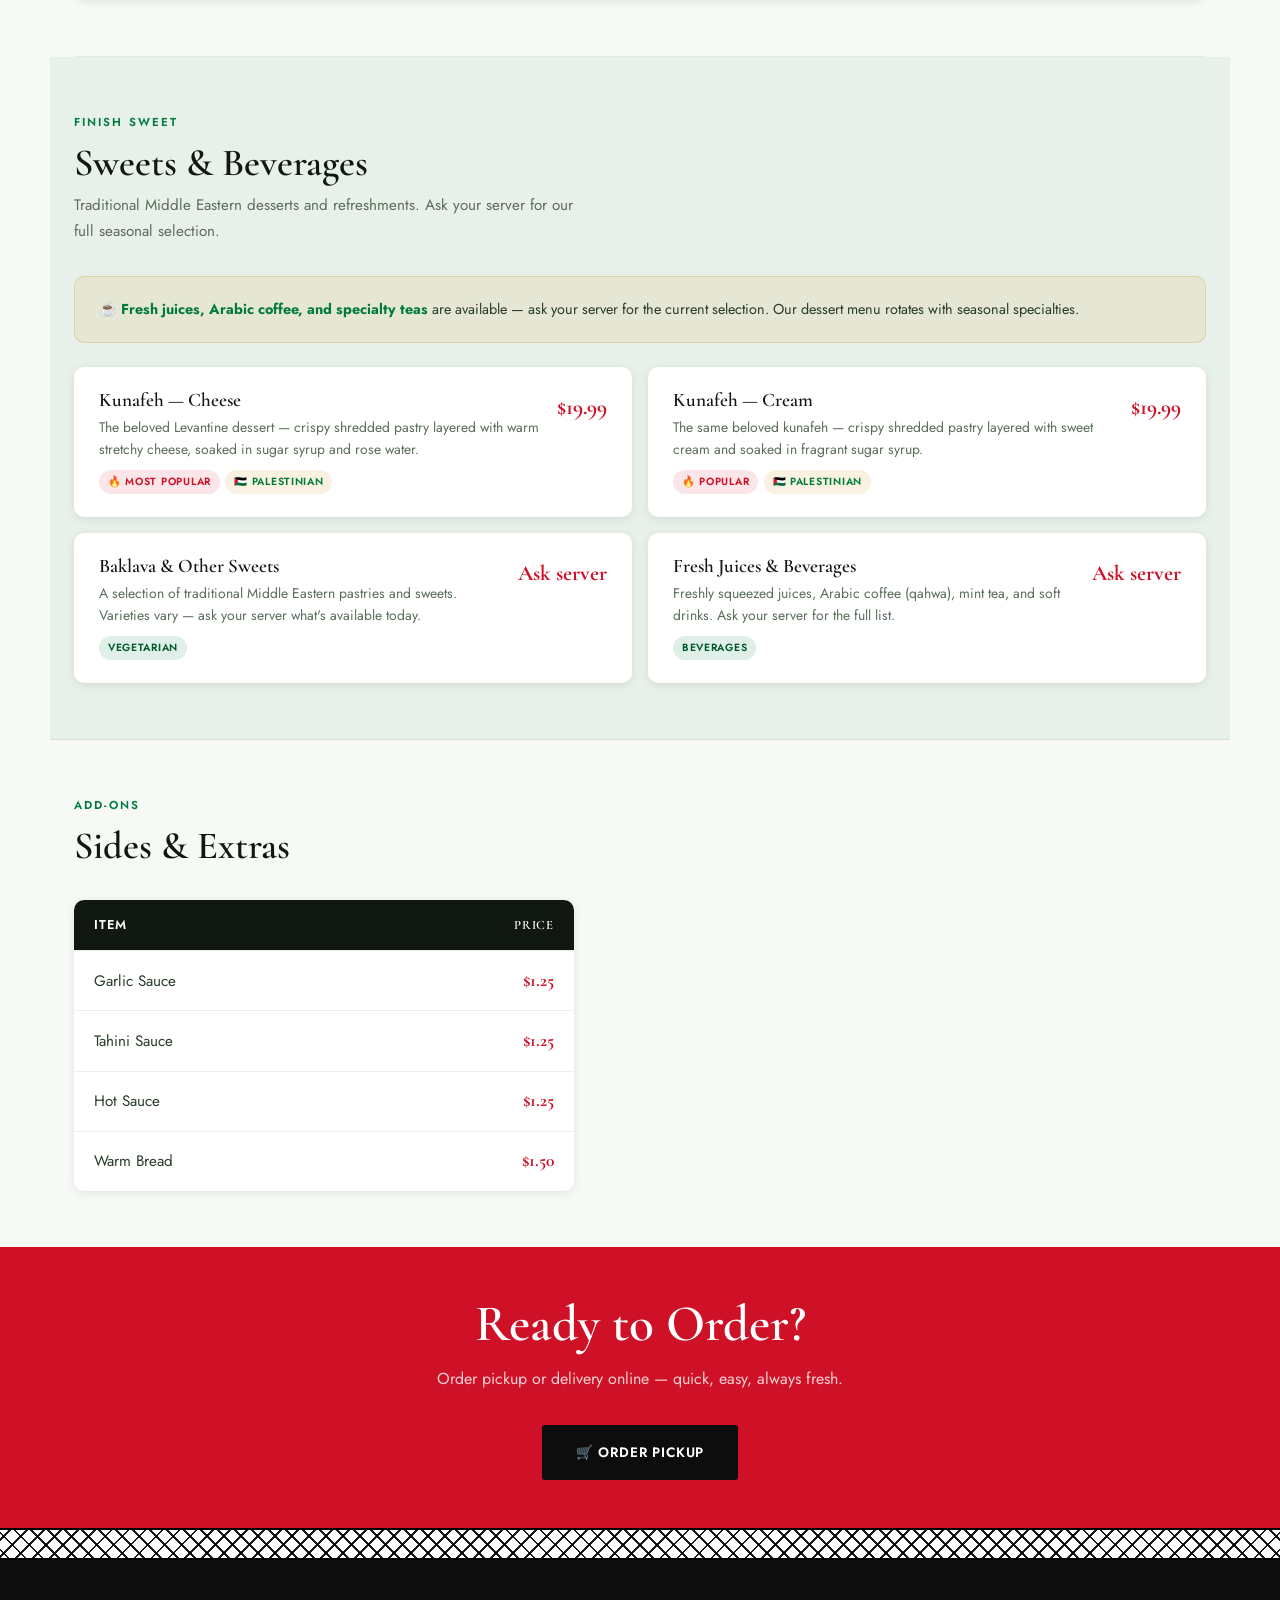
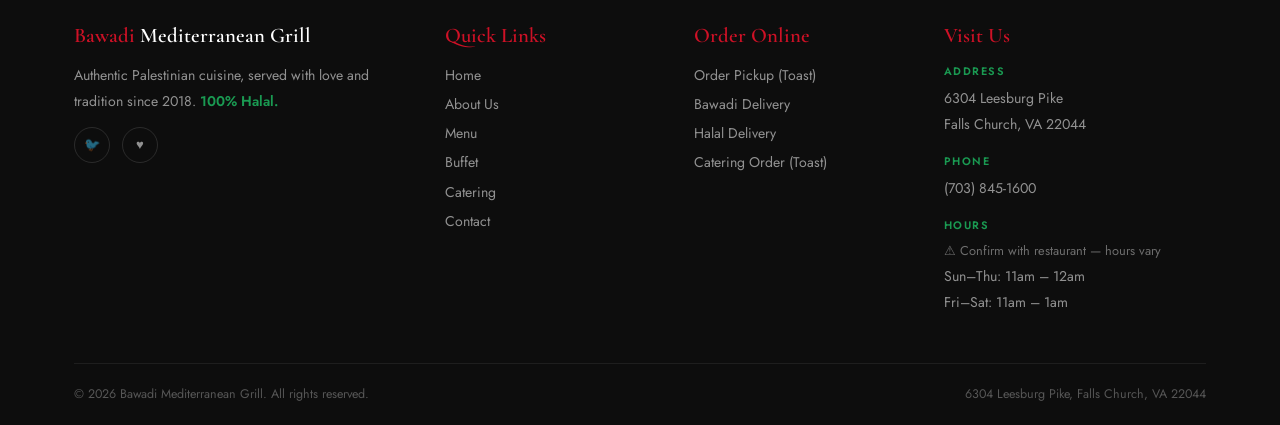
<file: menu.html>
<!DOCTYPE html>
<html lang="en">
<head>
  <meta charset="UTF-8">
  <meta name="viewport" content="width=device-width, initial-scale=1.0">
  <meta name="description" content="Bawadi Mediterranean Grill full menu — kabobs, mansaf, shawarma, seafood, appetizers, sandwiches, desserts. Fully Halal. Falls Church, VA.">
  <title>Menu | Bawadi Mediterranean Grill</title>
  <link rel="stylesheet" href="css/style.css">
  <style>
    /* ── Sticky tab nav ── */
    .menu-tabs-bar {
      position: sticky; top: var(--nav-h); z-index: 100;
      background: var(--white); border-bottom: 2px solid var(--cream-dk);
      box-shadow: 0 4px 20px rgba(0,0,0,.08);
    }
    .menu-tabs {
      display: flex; align-items: center; gap: 0;
      overflow-x: auto; scrollbar-width: none;
      padding: 0 1.5rem;
    }
    .menu-tabs::-webkit-scrollbar { display: none; }
    .menu-tab {
      flex-shrink: 0; font-family: var(--font-body);
      font-size: .78rem; font-weight: 600; letter-spacing: .06em; text-transform: uppercase;
      color: var(--text-muted); padding: 1rem 1.1rem;
      border-bottom: 3px solid transparent; margin-bottom: -2px;
      cursor: pointer; transition: color var(--transition), border-color var(--transition);
      white-space: nowrap;
    }
    .menu-tab:hover { color: var(--pal-red); }
    .menu-tab.active { color: var(--pal-red); border-bottom-color: var(--pal-red); }

    /* ── Order CTA bar ── */
    .menu-order-bar {
      background: var(--black); padding: 1rem 0;
    }
    .menu-order-bar-inner {
      display: flex; flex-wrap: wrap; align-items: center; justify-content: center;
      gap: .75rem;
    }
    .menu-order-bar p { color: rgba(255,255,255,.65); font-size: .9rem; }

    /* ── Menu layout ── */
    .menu-body { background: var(--cream); }
    .menu-section { padding: 3.5rem 0; border-bottom: 1px solid rgba(0,0,0,.07); }
    .menu-section:last-child { border-bottom: none; }
    .menu-section-header { display: flex; align-items: flex-end; justify-content: space-between; margin-bottom: 2rem; }
    .menu-section-header h2 { font-size: clamp(1.8rem, 3vw, 2.6rem); }
    .menu-section-desc { font-size: .95rem; color: var(--text-muted); margin-top: .4rem; max-width: 500px; }

    /* ── Menu item card ── */
    .menu-items-grid { display: grid; grid-template-columns: 1fr 1fr; gap: 1rem; }
    .menu-item {
      background: var(--white); border-radius: var(--radius-lg);
      padding: 1.35rem 1.5rem;
      display: flex; justify-content: space-between; align-items: flex-start; gap: 1rem;
      box-shadow: var(--shadow-sm);
      transition: transform var(--transition), box-shadow var(--transition), border-color var(--transition);
      border: 1.5px solid transparent;
    }
    .menu-item:hover { transform: translateY(-3px); box-shadow: var(--shadow-md); border-color: var(--cream-dk); }
    .menu-item-body { flex: 1; }
    .menu-item-name { font-family: var(--font-display); font-size: 1.2rem; font-weight: 600; color: var(--walnut); line-height: 1.2; }
    .menu-item-desc { font-size: .87rem; color: var(--text-muted); margin-top: .3rem; line-height: 1.55; }
    .menu-item-tags { display: flex; gap: .35rem; flex-wrap: wrap; margin-top: .6rem; }
    .tag { font-size: .65rem; font-weight: 600; letter-spacing: .07em; text-transform: uppercase; padding: .2rem .55rem; border-radius: 999px; }
    .tag-halal { background: rgba(0,122,61,.1); color: var(--pal-green); }
    .tag-veg { background: rgba(0,122,61,.12); color: var(--pal-green-dk); }
    .tag-popular { background: rgba(206,17,38,.1); color: var(--pal-red); }
    .tag-pal { background: rgba(200,151,26,.12); color: var(--pal-green); }
    .menu-item-price {
      font-family: var(--font-display); font-size: 1.35rem; font-weight: 700;
      color: var(--pal-red); white-space: nowrap; flex-shrink: 0;
    }

    /* ── Full-width item (for large platters) ── */
    .menu-items-list { display: flex; flex-direction: column; gap: 1rem; }
    .menu-item-wide { border-radius: var(--radius-lg); }

    /* ── Note box ── */
    .menu-note {
      background: rgba(200,151,26,.1); border: 1px solid rgba(200,151,26,.25);
      border-radius: var(--radius-lg); padding: 1.25rem 1.5rem;
      margin-bottom: 1.5rem;
    }
    .menu-note p { font-size: .9rem; color: var(--text-mid); }
    .menu-note strong { color: var(--pal-green); }

    /* Sides table */
    .sides-table { width: 100%; border-collapse: collapse; background: var(--white); border-radius: var(--radius-lg); overflow: hidden; box-shadow: var(--shadow-sm); }
    .sides-table td { padding: .9rem 1.25rem; font-size: .95rem; color: var(--text-mid); border-bottom: 1px solid var(--cream-dk); }
    .sides-table td:last-child { text-align: right; font-weight: 700; font-family: var(--font-display); font-size: 1.1rem; color: var(--pal-red); }
    .sides-table tr:last-child td { border-bottom: none; }
    .sides-table tr:first-child td { background: var(--walnut); color: var(--white); font-weight: 600; font-size: .8rem; letter-spacing: .06em; text-transform: uppercase; }
    .sides-table tr:first-child td:last-child { color: var(--white); }

    @media (max-width: 768px) {
      .menu-items-grid { grid-template-columns: 1fr; }
    }
  </style>
</head>
<body>

  <!-- ═══ PAGE HERO ═══ -->
  <section class="page-hero">
    <div class="container">
      <span class="section-label">Our Kitchen</span>
      <h1>The Full Menu</h1>
      <p>Fresh, authentic Mediterranean & Palestinian cuisine — 100% Halal, prepared daily in Falls Church, VA.</p>
    </div>
  </section>
  <div class="tatreez-stripe"></div>

  <!-- ═══ ORDER BAR ═══ -->
  <div class="menu-order-bar">
    <div class="container menu-order-bar-inner">
      <p>Ready to order? Skip the wait —</p>
      <a href="https://order.toasttab.com/online/bawadi-mediterranean-grill#!/" target="_blank" rel="noopener" class="btn btn-primary">🛒 Order Online</a>
    </div>
  </div>

  <!-- ═══ STICKY TABS ═══ -->
  <div class="menu-tabs-bar">
    <div class="menu-tabs">
      <div class="menu-tab active" onclick="scrollToSection('grill')">From the Grill</div>
      <div class="menu-tab" onclick="scrollToSection('specials')">Daily Specials</div>
      <div class="menu-tab" onclick="scrollToSection('appetizers')">Appetizers</div>
      <div class="menu-tab" onclick="scrollToSection('soups')">Soups & Salads</div>
      <div class="menu-tab" onclick="scrollToSection('sandwiches')">Sandwiches</div>
      <div class="menu-tab" onclick="scrollToSection('seafood')">Seafood</div>
      <div class="menu-tab" onclick="scrollToSection('sweets')">Sweets & Drinks</div>
      <div class="menu-tab" onclick="scrollToSection('sides')">Sides</div>
    </div>
  </div>

  <!-- ═══ MENU BODY ═══ -->
  <div class="menu-body">
    <div class="container">

      <!-- FROM THE GRILL -->
      <div id="grill" class="menu-section">
        <div class="menu-section-header">
          <div>
            <span class="section-label">Charcoal-fired</span>
            <h2>From the Grill</h2>
            <p class="menu-section-desc">Succulent grilled meats and vegetables prepared fresh daily. All plates served with warm bread and house salad.</p>
          </div>
        </div>
        <!-- Large family platter — full width -->
        <div class="menu-items-list" style="margin-bottom:1rem;">
          <div class="menu-item menu-item-wide">
            <div class="menu-item-body">
              <div class="menu-item-name">Large Family Mixed Grill</div>
              <div class="menu-item-desc">Kufta (kubideh) kabob, chicken kabob, meat & chicken shawarma, falafel and grape leaves on a bed of white and yellow rice. Served with warm bread, hummus, salad, pickles, garlic sauce and hot sauce.</div>
              <div class="menu-item-tags"><span class="tag tag-popular">&#x1F525; Most Popular</span><span class="tag tag-halal">Halal</span></div>
            </div>
            <div class="menu-item-price">$109.95<br><span style="font-size:.8rem;font-weight:400;color:var(--text-muted);font-family:var(--font-body);">Serves 4–5</span></div>
          </div>
          <div class="menu-item menu-item-wide">
            <div class="menu-item-body">
              <div class="menu-item-name">Small Family Mixed Grill</div>
              <div class="menu-item-desc">A smaller version of our signature mixed grill platter — perfect for 2 to 3 people sharing. Includes assorted kabobs, shawarma, and sides.</div>
              <div class="menu-item-tags"><span class="tag tag-popular">&#x1F525; Popular</span><span class="tag tag-halal">Halal</span></div>
            </div>
            <div class="menu-item-price">$65.95<br><span style="font-size:.8rem;font-weight:400;color:var(--text-muted);font-family:var(--font-body);">Serves 2–3</span></div>
          </div>
        </div>
        <div class="menu-items-grid">
          <div class="menu-item"><div class="menu-item-body"><div class="menu-item-name">Kufta Kabob</div><div class="menu-item-desc">Ground beef with onions and special spices. Served with warm bread, house salad, and choice of side.</div><div class="menu-item-tags"><span class="tag tag-halal">Halal</span></div></div><div class="menu-item-price">$16.95</div></div>
          <div class="menu-item"><div class="menu-item-body"><div class="menu-item-name">Chicken Kabob</div><div class="menu-item-desc">Marinated chunks of boneless chicken with special spices. Served with warm bread, house salad, and choice of side.</div><div class="menu-item-tags"><span class="tag tag-popular">&#x1F525; Popular</span><span class="tag tag-halal">Halal</span></div></div><div class="menu-item-price">$16.95</div></div>
          <div class="menu-item"><div class="menu-item-body"><div class="menu-item-name">Beef Kabob</div><div class="menu-item-desc">Marinated beef tenderloin chunks with special spices. Served with warm bread, house salad, and choice of side.</div><div class="menu-item-tags"><span class="tag tag-halal">Halal</span></div></div><div class="menu-item-price">$21.95</div></div>
          <div class="menu-item"><div class="menu-item-body"><div class="menu-item-name">Lamb Kabob</div><div class="menu-item-desc">Marinated lamb chunks with special spices. Served with warm bread, house salad, and choice of side.</div><div class="menu-item-tags"><span class="tag tag-halal">Halal</span></div></div><div class="menu-item-price">$23.95</div></div>
          <div class="menu-item"><div class="menu-item-body"><div class="menu-item-name">Kabob Combo — Chicken & Kufta</div><div class="menu-item-desc">Chicken kabob and kufta kabob together. Served with warm bread, house salad, and choice of side.</div><div class="menu-item-tags"><span class="tag tag-popular">&#x1F525; Popular</span><span class="tag tag-halal">Halal</span></div></div><div class="menu-item-price">$20.95</div></div>
          <div class="menu-item"><div class="menu-item-body"><div class="menu-item-name">Marinated Lamb Shank</div><div class="menu-item-desc">Slow-marinated lamb shank on a bed of rice. Served with warm bread, house salad, and choice of side.</div><div class="menu-item-tags"><span class="tag tag-popular">&#x1F525; Popular</span><span class="tag tag-halal">Halal</span></div></div><div class="menu-item-price">$24.95</div></div>
          <div class="menu-item"><div class="menu-item-body"><div class="menu-item-name">Baked Chicken (Half)</div><div class="menu-item-desc">Marinated half chicken with special spices, oven baked. Served with warm bread and house salad.</div><div class="menu-item-tags"><span class="tag tag-halal">Halal</span></div></div><div class="menu-item-price">$15.95</div></div>
        </div>
      </div>

      <!-- DAILY SPECIALS -->
      <div id="specials" class="menu-section">
        <div class="menu-section-header">
          <div>
            <span class="section-label">Traditional Palestinian & Levantine</span>
            <h2>Daily Specials</h2>
            <p class="menu-section-desc">Signature dishes made fresh each day — the heart of Palestinian home cooking.</p>
          </div>
        </div>
        <div class="menu-items-grid">
          <div class="menu-item"><div class="menu-item-body"><div class="menu-item-name">Mansaf — Lamb</div><div class="menu-item-desc">The iconic Palestinian/Jordanian celebration dish. Rice, shrak bread, jameed sauce, and mansaf soup topped with tender slow-cooked lamb.</div><div class="menu-item-tags"><span class="tag tag-popular">&#x1F525; Most Popular</span><span class="tag tag-pal">&#x1F1F5;&#x1F1F8; Palestinian</span></div></div><div class="menu-item-price">$29.99</div></div>
          <div class="menu-item"><div class="menu-item-body"><div class="menu-item-name">Palestinian Chicken Musakhan</div><div class="menu-item-desc">Spiced chicken with caramelized onions and sumac on taboun flatbread — a cherished Palestinian classic. Served with salad.</div><div class="menu-item-tags"><span class="tag tag-popular">&#x1F525; Popular</span><span class="tag tag-pal">&#x1F1F5;&#x1F1F8; Palestinian</span></div></div><div class="menu-item-price">$28.99</div></div>
          <div class="menu-item"><div class="menu-item-body"><div class="menu-item-name">Palestinian Qidra — Chicken</div><div class="menu-item-desc">Spiced rice with chickpeas and garlic, baked with chicken — traditionally prepared in a clay vessel in a clay oven. Served with salad.</div><div class="menu-item-tags"><span class="tag tag-pal">&#x1F1F5;&#x1F1F8; Palestinian</span></div></div><div class="menu-item-price">$26.99</div></div>
          <div class="menu-item"><div class="menu-item-body"><div class="menu-item-name">Qidra — Organic Amish Lamb</div><div class="menu-item-desc">Spiced rice with chickpeas, baked with organic Amish lamb. Served with yogurt and cucumber salad.</div><div class="menu-item-tags"><span class="tag tag-pal">&#x1F1F5;&#x1F1F8; Palestinian</span><span class="tag tag-popular">Premium</span></div></div><div class="menu-item-price">$28.99</div></div>
          <div class="menu-item"><div class="menu-item-body"><div class="menu-item-name">Kabsa Khalejia — Chicken</div><div class="menu-item-desc">Gulf-style fragrant rice with kabsa spices topped with half chicken. Served with salad.</div><div class="menu-item-tags"><span class="tag tag-halal">Halal</span></div></div><div class="menu-item-price">$26.99</div></div>
          <div class="menu-item"><div class="menu-item-body"><div class="menu-item-name">Kabsa — Organic Amish Lamb</div><div class="menu-item-desc">Fragrant rice with kabsa spices topped with organic Amish lamb. Served with salad.</div><div class="menu-item-tags"><span class="tag tag-popular">Premium</span><span class="tag tag-halal">Halal</span></div></div><div class="menu-item-price">$28.99</div></div>
          <div class="menu-item"><div class="menu-item-body"><div class="menu-item-name">Stew of the Day with Rice</div><div class="menu-item-desc">Our rotating daily stew — we'll let you know today's special when you order. Always fresh, always delicious.</div><div class="menu-item-tags"><span class="tag tag-halal">Halal</span></div></div><div class="menu-item-price">$17.99</div></div>
        </div>
      </div>

      <!-- APPETIZERS -->
      <div id="appetizers" class="menu-section" style="background:var(--cream-dk);margin:0 -1.5rem;padding-left:1.5rem;padding-right:1.5rem;">
        <div class="menu-section-header">
          <div>
            <span class="section-label">Mezze & Starters</span>
            <h2>Appetizers</h2>
            <p class="menu-section-desc">Perfect for sharing — our mezze spread is a staple of Mediterranean hospitality.</p>
          </div>
        </div>
        <div class="menu-items-grid">
          <div class="menu-item"><div class="menu-item-body"><div class="menu-item-name">Hummus</div><div class="menu-item-desc">Chickpeas pureed with tahini, fresh lemon juice and olive oil. Served with warm pita.</div><div class="menu-item-tags"><span class="tag tag-veg">Vegetarian</span><span class="tag tag-popular">&#x1F525; Classic</span></div></div><div class="menu-item-price">$8.50</div></div>
          <div class="menu-item"><div class="menu-item-body"><div class="menu-item-name">Musabaha</div><div class="menu-item-desc">Pureed chickpeas and whole chickpeas with sesame seed sauce and olive oil — a richer, chunkier cousin of hummus.</div><div class="menu-item-tags"><span class="tag tag-veg">Vegetarian</span></div></div><div class="menu-item-price">$10.95</div></div>
          <div class="menu-item"><div class="menu-item-body"><div class="menu-item-name">Baba Ghannouj</div><div class="menu-item-desc">Pureed roasted eggplant with tahini, fresh lemon juice and olive oil. Smoky and delicious.</div><div class="menu-item-tags"><span class="tag tag-veg">Vegetarian</span><span class="tag tag-popular">&#x1F525; Popular</span></div></div><div class="menu-item-price">$9.50</div></div>
          <div class="menu-item"><div class="menu-item-body"><div class="menu-item-name">Labanah</div><div class="menu-item-desc">Strained Mediterranean yogurt — soft, tangy, creamy, and nutritious. Served with olive oil and herbs.</div><div class="menu-item-tags"><span class="tag tag-veg">Vegetarian</span></div></div><div class="menu-item-price">$8.50</div></div>
          <div class="menu-item"><div class="menu-item-body"><div class="menu-item-name">Foul Mudammas</div><div class="menu-item-desc">Pureed cooked fava beans with fresh lemon juice, olive oil, and special sauce. A hearty Levantine staple.</div><div class="menu-item-tags"><span class="tag tag-veg">Vegetarian</span></div></div><div class="menu-item-price">$8.50</div></div>
          <div class="menu-item"><div class="menu-item-body"><div class="menu-item-name">Falafel (5 pieces)</div><div class="menu-item-desc">Deep-fried chickpea croquettes with onions, parsley, garlic and our special spices. Crispy outside, fluffy inside.</div><div class="menu-item-tags"><span class="tag tag-veg">Vegetarian</span><span class="tag tag-popular">&#x1F525; Popular</span></div></div><div class="menu-item-price">$8.50</div></div>
          <div class="menu-item"><div class="menu-item-body"><div class="menu-item-name">Vegetarian Grape Leaves (5 pieces)</div><div class="menu-item-desc">Grape leaves rolled with rice, parsley, tomato and our special sauce. 100% vegetarian.</div><div class="menu-item-tags"><span class="tag tag-veg">Vegetarian</span></div></div><div class="menu-item-price">$8.50</div></div>
          <div class="menu-item"><div class="menu-item-body"><div class="menu-item-name">Fried Kibbeh (3 pieces)</div><div class="menu-item-desc">Deep-fried cracked wheat croquettes stuffed with ground beef, onions, and nuts. Served with yogurt sauce.</div><div class="menu-item-tags"><span class="tag tag-halal">Halal</span></div></div><div class="menu-item-price">$9.95</div></div>
          <div class="menu-item"><div class="menu-item-body"><div class="menu-item-name">Homemade Pies (3 pieces)</div><div class="menu-item-desc">Freshly baked homemade savory pies. Ask your server for today's filling.</div><div class="menu-item-tags"><span class="tag tag-halal">Halal</span></div></div><div class="menu-item-price">$8.95</div></div>
          <div class="menu-item"><div class="menu-item-body"><div class="menu-item-name">French Fries</div><div class="menu-item-desc">Golden, crispy deep-fried potato fries.</div><div class="menu-item-tags"><span class="tag tag-veg">Vegetarian</span></div></div><div class="menu-item-price">$5.95</div></div>
          <div class="menu-item" style="grid-column:1/-1;background:rgba(0,122,61,.05);border-color:rgba(0,122,61,.15);"><div class="menu-item-body"><div class="menu-item-name">Bawadi Starter Veggie Combo</div><div class="menu-item-desc">The perfect mezze spread — falafel, hummus, baba ghannouj, and vegetarian grape leaves together. Great for sharing.</div><div class="menu-item-tags"><span class="tag tag-veg">Vegetarian</span><span class="tag tag-popular">&#x1F525; Best Value</span></div></div><div class="menu-item-price">$17.95</div></div>
        </div>
      </div>

      <!-- SOUPS & SALADS -->
      <div id="soups" class="menu-section">
        <div class="menu-section-header">
          <div>
            <span class="section-label">Fresh Daily</span>
            <h2>Soups & Salads</h2>
          </div>
        </div>
        <div class="menu-items-grid">
          <div class="menu-item"><div class="menu-item-body"><div class="menu-item-name">Fresh Homemade Soup</div><div class="menu-item-desc">Our daily fresh soup, made from scratch every morning. Ask your server for today's soup.</div><div class="menu-item-tags"><span class="tag tag-halal">Halal</span></div></div><div class="menu-item-price">$5.95<br><span style="font-size:.75rem;color:var(--text-muted);font-family:var(--font-body);">Small</span></div></div>
          <div class="menu-item"><div class="menu-item-body"><div class="menu-item-name">Arabic Salad</div><div class="menu-item-desc">Tomatoes, cucumber, fresh lemon juice, chopped parsley, and olive oil. Simple, fresh, and vibrant.</div><div class="menu-item-tags"><span class="tag tag-veg">Vegetarian</span></div></div><div class="menu-item-price">$8.50</div></div>
          <div class="menu-item"><div class="menu-item-body"><div class="menu-item-name">Cucumber & Yogurt Salad</div><div class="menu-item-desc">Cucumbers with yogurt, garlic, and fresh mint — refreshing and cooling.</div><div class="menu-item-tags"><span class="tag tag-veg">Vegetarian</span></div></div><div class="menu-item-price">$8.50</div></div>
          <div class="menu-item"><div class="menu-item-body"><div class="menu-item-name">Tabouleh Salad</div><div class="menu-item-desc">Finely chopped parsley, cracked wheat, tomatoes, green onions, fresh lemon juice and olive oil. A Mediterranean classic.</div><div class="menu-item-tags"><span class="tag tag-veg">Vegetarian</span><span class="tag tag-popular">&#x1F525; Classic</span></div></div><div class="menu-item-price">$9.95</div></div>
          <div class="menu-item"><div class="menu-item-body"><div class="menu-item-name">Fatoush Salad</div><div class="menu-item-desc">Mixed greens, tomatoes, cucumber, fresh lemon, olive oil vinaigrette, and crispy pita chips.</div><div class="menu-item-tags"><span class="tag tag-veg">Vegetarian</span></div></div><div class="menu-item-price">$8.95<br><span style="font-size:.75rem;color:var(--text-muted);font-family:var(--font-body);">Small</span></div></div>
          <div class="menu-item"><div class="menu-item-body"><div class="menu-item-name">Eggplant Salad</div><div class="menu-item-desc">Roasted eggplant salad with Mediterranean seasonings and fresh herbs.</div><div class="menu-item-tags"><span class="tag tag-veg">Vegetarian</span></div></div><div class="menu-item-price">$9.95<br><span style="font-size:.75rem;color:var(--text-muted);font-family:var(--font-body);">Small</span></div></div>
        </div>
      </div>

      <!-- SANDWICHES -->
      <div id="sandwiches" class="menu-section" style="background:var(--cream-dk);margin:0 -1.5rem;padding-left:1.5rem;padding-right:1.5rem;">
        <div class="menu-section-header">
          <div>
            <span class="section-label">Quick & Delicious</span>
            <h2>Sandwiches</h2>
            <p class="menu-section-desc">All sandwiches served in warm pita or flatbread with salad and our house sauces.</p>
          </div>
        </div>
        <div class="menu-items-grid">
          <div class="menu-item"><div class="menu-item-body"><div class="menu-item-name">Falafel Sandwich</div><div class="menu-item-desc">Crispy falafel in warm bread with fresh vegetables, tahini, and pickles.</div><div class="menu-item-tags"><span class="tag tag-veg">Vegetarian</span><span class="tag tag-popular">&#x1F525; Popular</span></div></div><div class="menu-item-price">$7.95</div></div>
          <div class="menu-item"><div class="menu-item-body"><div class="menu-item-name">Chicken Shawarma Sandwich</div><div class="menu-item-desc">Sliced marinated chicken shawarma with garlic sauce, pickles, and fresh vegetables in warm bread.</div><div class="menu-item-tags"><span class="tag tag-popular">&#x1F525; Most Popular</span><span class="tag tag-halal">Halal</span></div></div><div class="menu-item-price">$8.95</div></div>
          <div class="menu-item"><div class="menu-item-body"><div class="menu-item-name">Meat Shawarma Sandwich</div><div class="menu-item-desc">Sliced seasoned beef & lamb shawarma with tahini, pickles, and fresh vegetables in warm bread.</div><div class="menu-item-tags"><span class="tag tag-popular">&#x1F525; Popular</span><span class="tag tag-halal">Halal</span></div></div><div class="menu-item-price">$8.95</div></div>
          <div class="menu-item"><div class="menu-item-body"><div class="menu-item-name">Kufta Kabob Sandwich</div><div class="menu-item-desc">Spiced ground beef kabob in warm bread with salad and your choice of sauce.</div><div class="menu-item-tags"><span class="tag tag-halal">Halal</span></div></div><div class="menu-item-price">$8.95</div></div>
          <div class="menu-item"><div class="menu-item-body"><div class="menu-item-name">Chicken Kabob Sandwich</div><div class="menu-item-desc">Grilled marinated chicken chunks in warm bread with fresh salad and garlic sauce.</div><div class="menu-item-tags"><span class="tag tag-halal">Halal</span></div></div><div class="menu-item-price">$9.95</div></div>
          <div class="menu-item"><div class="menu-item-body"><div class="menu-item-name">Beef Kabob Sandwich</div><div class="menu-item-desc">Marinated beef tenderloin kabob chunks in warm bread with salad and tahini.</div><div class="menu-item-tags"><span class="tag tag-halal">Halal</span></div></div><div class="menu-item-price">$9.95</div></div>
          <div class="menu-item"><div class="menu-item-body"><div class="menu-item-name">Lamb Kabob Sandwich</div><div class="menu-item-desc">Marinated lamb kabob chunks in warm bread with salad and special sauce.</div><div class="menu-item-tags"><span class="tag tag-halal">Halal</span></div></div><div class="menu-item-price">$10.95</div></div>
          <div class="menu-item"><div class="menu-item-body"><div class="menu-item-name">Fried Fish Sandwich</div><div class="menu-item-desc">Crispy fried fish fillet in warm bread with fresh salad and tartar or tahini sauce.</div><div class="menu-item-tags"><span class="tag tag-halal">Halal</span></div></div><div class="menu-item-price">$9.95</div></div>
          <div class="menu-item"><div class="menu-item-body"><div class="menu-item-name">Steak & Cheese Sub</div><div class="menu-item-desc">Seasoned steak with melted cheese in a sub roll with peppers and onions.</div><div class="menu-item-tags"><span class="tag tag-halal">Halal</span></div></div><div class="menu-item-price">$10.95</div></div>
        </div>
      </div>

      <!-- SEAFOOD -->
      <div id="seafood" class="menu-section">
        <div class="menu-section-header">
          <div>
            <span class="section-label">From the Sea</span>
            <h2>Seafood Fare</h2>
            <p class="menu-section-desc">Fresh seafood prepared Mediterranean-style with lemon, herbs, and our signature tahini sauce.</p>
          </div>
        </div>
        <div class="menu-items-grid">
          <div class="menu-item"><div class="menu-item-body"><div class="menu-item-name">Shrimp Kabobs</div><div class="menu-item-desc">6 large shrimp, marinated with our special spices, grilled on skewers. Served with lemon & butter.</div><div class="menu-item-tags"><span class="tag tag-halal">Halal</span></div></div><div class="menu-item-price">$21.95</div></div>
          <div class="menu-item"><div class="menu-item-body"><div class="menu-item-name">Salmon Kabob</div><div class="menu-item-desc">Marinated salmon with lemon and olive oil, grilled on skewers. Served with special tahini sauce.</div><div class="menu-item-tags"><span class="tag tag-popular">&#x1F525; Popular</span><span class="tag tag-halal">Halal</span></div></div><div class="menu-item-price">$22.95</div></div>
          <div class="menu-item"><div class="menu-item-body"><div class="menu-item-name">Seafood Kabob</div><div class="menu-item-desc">The best of both worlds — marinated shrimp and salmon together on skewers with lemon and oil. Served with tahini.</div><div class="menu-item-tags"><span class="tag tag-popular">&#x1F525; Popular</span><span class="tag tag-halal">Halal</span></div></div><div class="menu-item-price">$25.95</div></div>
          <div class="menu-item"><div class="menu-item-body"><div class="menu-item-name">Bawadi Seafood Platter</div><div class="menu-item-desc">Grilled salmon and jumbo shrimp marinated with lemon, garlic, and olive oil. Served with special tahini sauce.</div><div class="menu-item-tags"><span class="tag tag-popular">&#x1F525; Popular</span><span class="tag tag-halal">Halal</span></div></div><div class="menu-item-price">$29.95</div></div>
          <div class="menu-item" style="grid-column:1/-1;background:rgba(206,17,38,.04);border-color:rgba(206,17,38,.12);"><div class="menu-item-body"><div class="menu-item-name">Daily Catch — Bronzini Mediterranean Sea Bass</div><div class="menu-item-desc">Whole marinated Bronzini sea bass with lemon and olive oil — a Mediterranean showstopper. Served with fries, rice, and special tahini sauce. Availability varies — ask your server.</div><div class="menu-item-tags"><span class="tag tag-popular">&#x1F525; Chef's Signature</span><span class="tag tag-halal">Halal</span></div></div><div class="menu-item-price">$35.99</div></div>
        </div>
      </div>

      <!-- SWEETS & DRINKS -->
      <div id="sweets" class="menu-section" style="background:var(--cream-dk);margin:0 -1.5rem;padding-left:1.5rem;padding-right:1.5rem;">
        <div class="menu-section-header">
          <div>
            <span class="section-label">Finish Sweet</span>
            <h2>Sweets & Beverages</h2>
            <p class="menu-section-desc">Traditional Middle Eastern desserts and refreshments. Ask your server for our full seasonal selection.</p>
          </div>
        </div>
        <div class="menu-note">
          <p>&#x2615; <strong>Fresh juices, Arabic coffee, and specialty teas</strong> are available — ask your server for the current selection. Our dessert menu rotates with seasonal specialties.</p>
        </div>
        <div class="menu-items-grid">
          <div class="menu-item"><div class="menu-item-body"><div class="menu-item-name">Kunafeh — Cheese</div><div class="menu-item-desc">The beloved Levantine dessert — crispy shredded pastry layered with warm stretchy cheese, soaked in sugar syrup and rose water.</div><div class="menu-item-tags"><span class="tag tag-popular">&#x1F525; Most Popular</span><span class="tag tag-pal">&#x1F1F5;&#x1F1F8; Palestinian</span></div></div><div class="menu-item-price">$19.99</div></div>
          <div class="menu-item"><div class="menu-item-body"><div class="menu-item-name">Kunafeh — Cream</div><div class="menu-item-desc">The same beloved kunafeh — crispy shredded pastry layered with sweet cream and soaked in fragrant sugar syrup.</div><div class="menu-item-tags"><span class="tag tag-popular">&#x1F525; Popular</span><span class="tag tag-pal">&#x1F1F5;&#x1F1F8; Palestinian</span></div></div><div class="menu-item-price">$19.99</div></div>
          <div class="menu-item"><div class="menu-item-body"><div class="menu-item-name">Baklava & Other Sweets</div><div class="menu-item-desc">A selection of traditional Middle Eastern pastries and sweets. Varieties vary — ask your server what's available today.</div><div class="menu-item-tags"><span class="tag tag-veg">Vegetarian</span></div></div><div class="menu-item-price">Ask server</div></div>
          <div class="menu-item"><div class="menu-item-body"><div class="menu-item-name">Fresh Juices & Beverages</div><div class="menu-item-desc">Freshly squeezed juices, Arabic coffee (qahwa), mint tea, and soft drinks. Ask your server for the full list.</div><div class="menu-item-tags"><span class="tag tag-veg">Beverages</span></div></div><div class="menu-item-price">Ask server</div></div>
        </div>
      </div>

      <!-- SIDES -->
      <div id="sides" class="menu-section">
        <div class="menu-section-header">
          <div>
            <span class="section-label">Add-Ons</span>
            <h2>Sides & Extras</h2>
          </div>
        </div>
        <div style="max-width:500px;">
          <table class="sides-table">
            <tr><td>Item</td><td>Price</td></tr>
            <tr><td>Garlic Sauce</td><td>$1.25</td></tr>
            <tr><td>Tahini Sauce</td><td>$1.25</td></tr>
            <tr><td>Hot Sauce</td><td>$1.25</td></tr>
            <tr><td>Warm Bread</td><td>$1.50</td></tr>
          </table>
        </div>
      </div>

    </div><!-- /container -->
  </div><!-- /menu-body -->

  <!-- ═══ BOTTOM ORDER CTA ═══ -->
  <section style="background:var(--pal-red);padding:3rem 0;text-align:center;">
    <div class="container">
      <h2 style="color:var(--white);margin-bottom:.75rem;">Ready to Order?</h2>
      <p style="color:rgba(255,255,255,.8);margin-bottom:2rem;">Order pickup or delivery online — quick, easy, always fresh.</p>
      <div style="display:flex;gap:1rem;justify-content:center;flex-wrap:wrap;">
        <a href="https://order.toasttab.com/online/bawadi-mediterranean-grill#!/" target="_blank" rel="noopener" class="btn btn-dark">&#x1F6D2; Order Pickup</a>
        
      </div>
    </div>
  </section>

  <script src="js/layout.js"></script>
  <script src="js/main.js"></script>
  <script>
    /* Sticky tab active state on scroll */
    const sections = document.querySelectorAll('.menu-section[id]');
    const tabs = document.querySelectorAll('.menu-tab');
    const tabBar = document.querySelector('.menu-tabs-bar');
    const tabBarOffset = () => (tabBar ? tabBar.offsetHeight : 0) + 70;

    function scrollToSection(id) {
      const el = document.getElementById(id);
      if (!el) return;
      const y = el.getBoundingClientRect().top + window.scrollY - tabBarOffset() - 20;
      window.scrollTo({ top: y, behavior: 'smooth' });
    }

    const io = new IntersectionObserver((entries) => {
      entries.forEach(e => {
        if (e.isIntersecting) {
          tabs.forEach(t => t.classList.remove('active'));
          const id = e.target.getAttribute('id');
          const activeTab = document.querySelector(`.menu-tab[onclick*="${id}"]`);
          if (activeTab) activeTab.classList.add('active');
        }
      });
    }, { rootMargin: '-40% 0px -55% 0px' });

    sections.forEach(s => io.observe(s));
  </script>
</body>
</html>
</file>
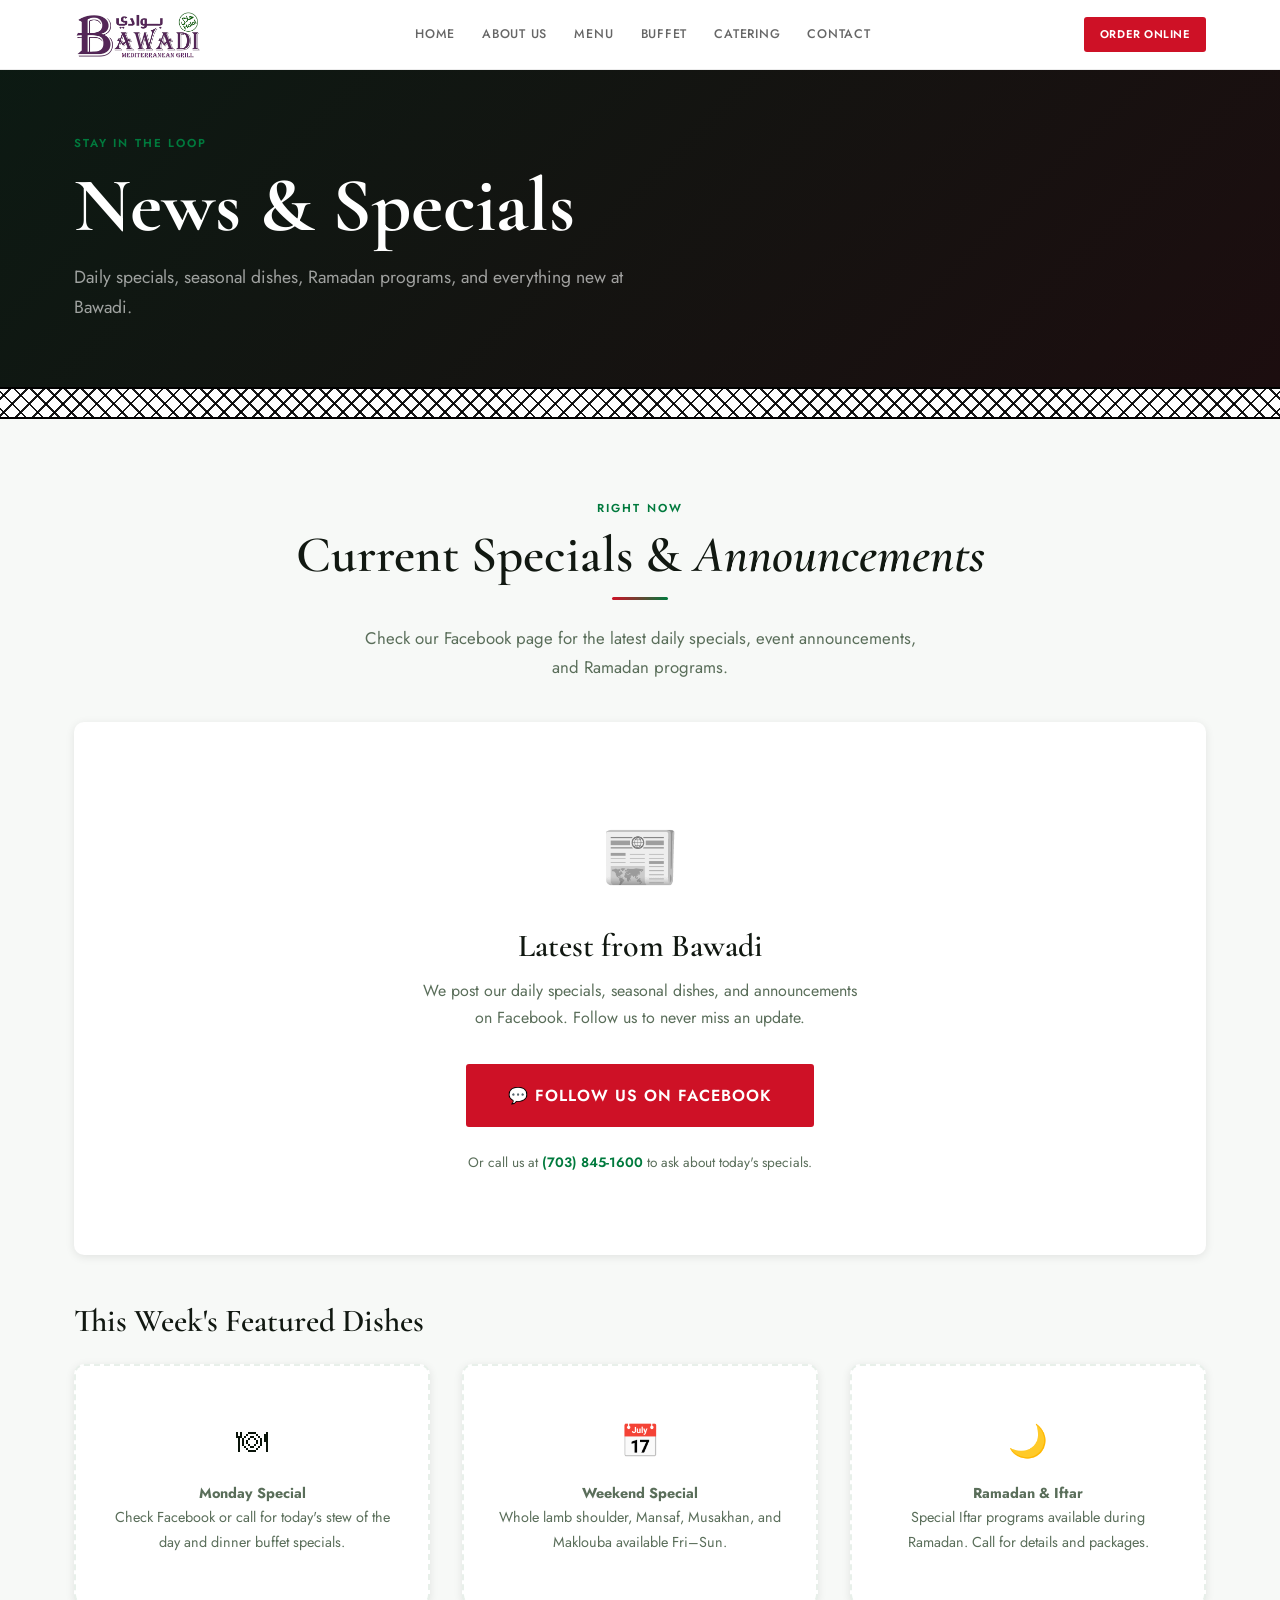
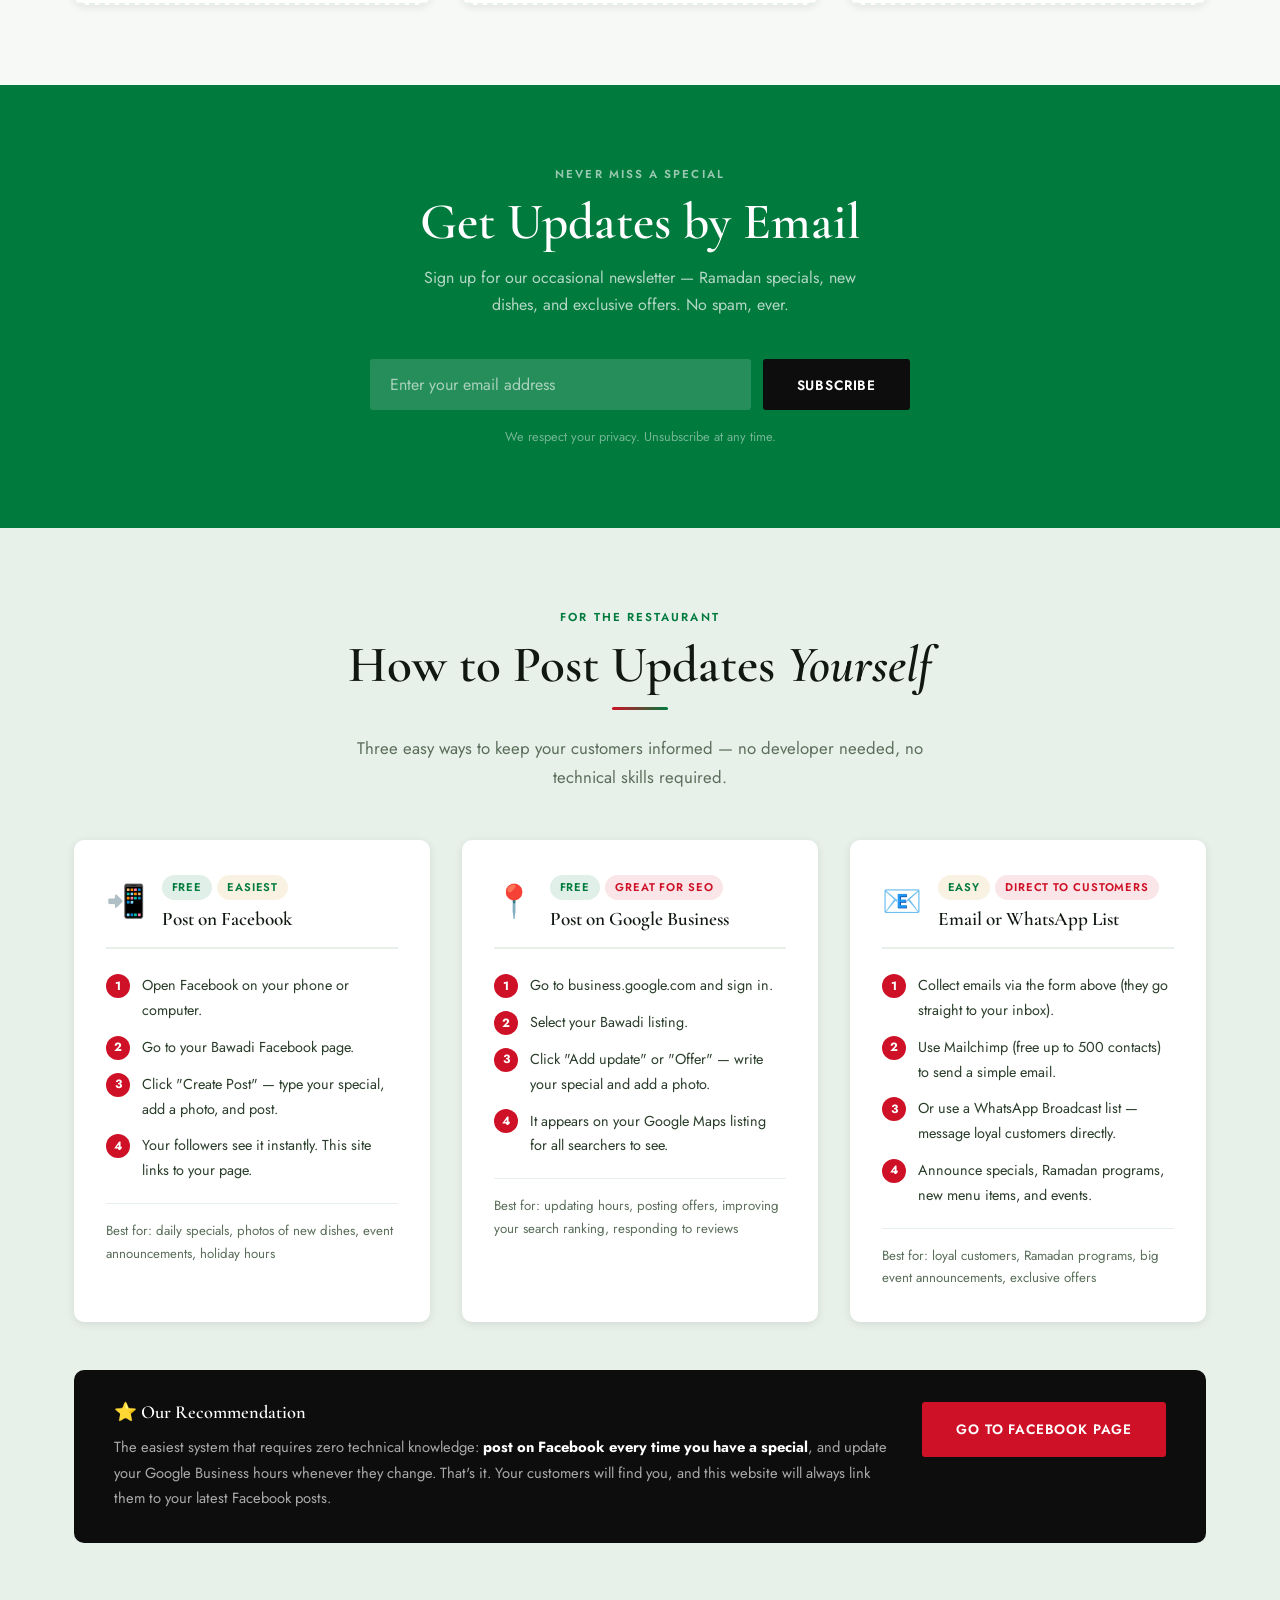
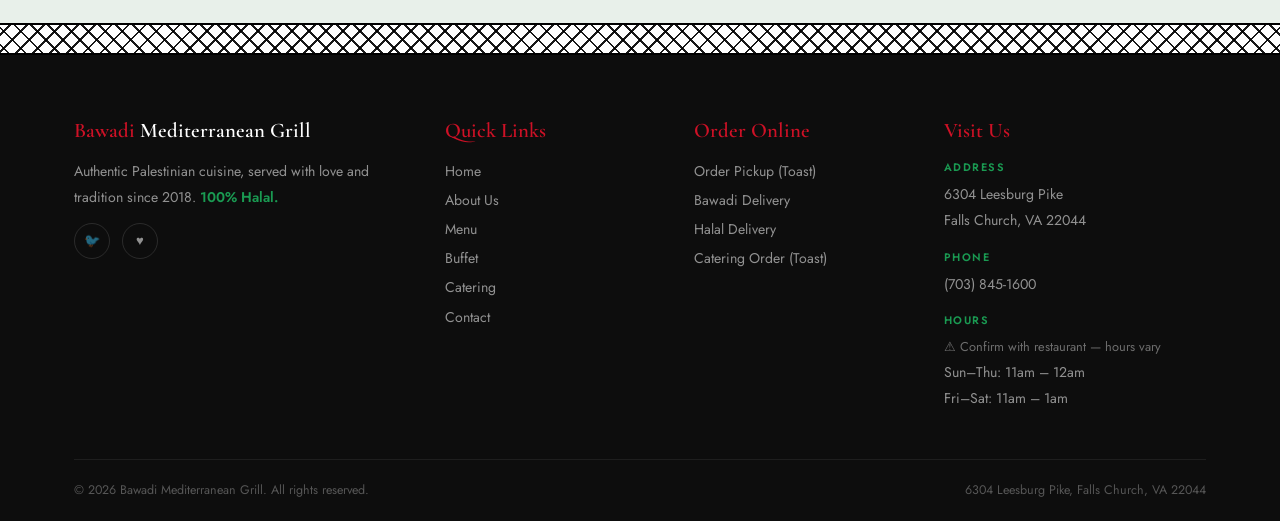
<file: news.html>
<!DOCTYPE html>
<html lang="en">
<head>
  <meta charset="UTF-8">
  <meta name="viewport" content="width=device-width, initial-scale=1.0">
  <meta name="description" content="Bawadi Mediterranean Grill news, specials, and updates — Falls Church, VA.">
  <title>News & Specials | Bawadi Mediterranean Grill</title>
  <link rel="stylesheet" href="css/style.css">
  <style>
    /* Facebook feed embed section */
    .fb-section { background: var(--cream); }
    .fb-embed-wrap {
      background: var(--white); border-radius: var(--radius-lg);
      padding: 2rem; box-shadow: var(--shadow-sm);
      display: flex; flex-direction: column; align-items: center;
      min-height: 400px;
    }
    /* Fallback Facebook link card if embed blocked */
    .fb-fallback {
      text-align: center; padding: 3rem 2rem;
    }
    .fb-fallback-icon { font-size: 4rem; margin-bottom: 1rem; }
    .fb-fallback h3 { margin-bottom: .75rem; }

    /* Newsletter section */
    .newsletter-section { background: var(--pal-green); }
    .newsletter-form {
      max-width: 540px; margin: 0 auto;
      display: flex; gap: .75rem; flex-wrap: wrap;
    }
    .newsletter-form input {
      flex: 1; min-width: 220px; padding: .9rem 1.25rem;
      border: none; border-radius: var(--radius); font-family: var(--font-body);
      font-size: 1rem; background: rgba(255,255,255,.15); color: var(--white);
    }
    .newsletter-form input::placeholder { color: rgba(255,255,255,.6); }
    .newsletter-form input:focus { outline: 2px solid rgba(255,255,255,.5); }

    /* Owner guide section */
    .owner-guide { background: var(--cream-dk); }
    .guide-card {
      background: var(--white); border-radius: var(--radius-lg);
      padding: 2rem; box-shadow: var(--shadow-sm); height: 100%;
    }
    .guide-card-header {
      display: flex; align-items: center; gap: 1rem; margin-bottom: 1.5rem;
      padding-bottom: 1rem; border-bottom: 2px solid var(--cream-dk);
    }
    .guide-icon { font-size: 2rem; flex-shrink: 0; }
    .guide-card h4 { font-size: 1.2rem; line-height: 1.2; }
    .guide-steps { display: flex; flex-direction: column; gap: .75rem; }
    .guide-step {
      display: flex; gap: .75rem; align-items: flex-start;
      font-size: .9rem; color: var(--text-mid);
    }
    .guide-step-num {
      width: 24px; height: 24px; border-radius: 50%; flex-shrink: 0;
      background: var(--pal-red); color: var(--white);
      display: flex; align-items: center; justify-content: center;
      font-size: .75rem; font-weight: 700; margin-top: .05rem;
    }
    .guide-tag {
      display: inline-block; font-size: .7rem; font-weight: 600; letter-spacing: .08em;
      text-transform: uppercase; padding: .2rem .6rem; border-radius: 999px; margin-bottom: .5rem;
    }
    .tag-free { background: rgba(0,122,61,.12); color: var(--pal-green); }
    .tag-easy { background: rgba(200,151,26,.12); color: var(--pal-green); }
    .tag-control { background: rgba(206,17,38,.1); color: var(--pal-red); }

    .specials-placeholder {
      background: var(--white); border-radius: var(--radius-lg);
      padding: 3rem 2rem; text-align: center; box-shadow: var(--shadow-sm);
      border: 2px dashed var(--cream-dk);
    }
    .specials-placeholder p { color: var(--text-muted); font-size: .9rem; }
  </style>
</head>
<body>

  <section class="page-hero">
    <div class="container">
      <span class="section-label">Stay in the Loop</span>
      <h1>News & Specials</h1>
      <p>Daily specials, seasonal dishes, Ramadan programs, and everything new at Bawadi.</p>
    </div>
  </section>
  <div class="tatreez-stripe"></div>

  <!-- ═══ CURRENT SPECIALS PLACEHOLDER ═══ -->
  <section class="section fb-section">
    <div class="container">
      <div class="text-center anim" style="margin-bottom:2.5rem;">
        <span class="section-label">Right Now</span>
        <h2>Current Specials & <em style="font-style:italic">Announcements</em></h2>
        <div class="divider center"></div>
        <p class="section-sub">Check our Facebook page for the latest daily specials, event announcements, and Ramadan programs.</p>
      </div>

      <!-- Facebook Page Feed embed (requires FB page plugin script) -->
      <div class="fb-embed-wrap anim">
        <div class="fb-fallback">
          <div class="fb-fallback-icon">&#x1F4F0;</div>
          <h3>Latest from Bawadi</h3>
          <p style="color:var(--text-muted);margin-bottom:2rem;max-width:440px;margin-left:auto;margin-right:auto;">We post our daily specials, seasonal dishes, and announcements on Facebook. Follow us to never miss an update.</p>
          <a href="https://www.facebook.com/Bawadimediterraneangrillandsweetscafe/" target="_blank" rel="noopener" class="btn btn-primary" style="font-size:1rem;padding:1rem 2.5rem;">
            &#x1F4AC; Follow Us on Facebook
          </a>
          <p style="margin-top:1.5rem;font-size:.85rem;color:var(--text-muted);">Or call us at <a href="tel:7038451600" style="color:var(--pal-green);font-weight:600;">(703) 845-1600</a> to ask about today's specials.</p>
        </div>
      </div>

      <!-- Specials cards — client can populate these via CMS later -->
      <div style="margin-top:3rem;">
        <h3 style="margin-bottom:1.5rem;">This Week's Featured Dishes</h3>
        <div class="grid-3">
          <div class="specials-placeholder anim">
            <div style="font-size:2rem;margin-bottom:.75rem;">🍽</div>
            <p><strong>Monday Special</strong><br>Check Facebook or call for today's stew of the day and dinner buffet specials.</p>
          </div>
          <div class="specials-placeholder anim anim-delay-1">
            <div style="font-size:2rem;margin-bottom:.75rem;">📅</div>
            <p><strong>Weekend Special</strong><br>Whole lamb shoulder, Mansaf, Musakhan, and Maklouba available Fri–Sun.</p>
          </div>
          <div class="specials-placeholder anim anim-delay-2">
            <div style="font-size:2rem;margin-bottom:.75rem;">🌙</div>
            <p><strong>Ramadan & Iftar</strong><br>Special Iftar programs available during Ramadan. Call for details and packages.</p>
          </div>
        </div>
      </div>
    </div>
  </section>

  <!-- ═══ NEWSLETTER SIGNUP ═══ -->
  <section class="section newsletter-section">
    <div class="container text-center anim">
      <span class="section-label" style="color:rgba(255,255,255,.6);">Never Miss a Special</span>
      <h2 style="color:var(--white);margin-bottom:.75rem;">Get Updates by Email</h2>
      <p style="color:rgba(255,255,255,.7);margin-bottom:2.5rem;max-width:480px;margin-left:auto;margin-right:auto;">Sign up for our occasional newsletter — Ramadan specials, new dishes, and exclusive offers. No spam, ever.</p>
      <div class="newsletter-form">
        <input type="email" placeholder="Enter your email address">
        <button class="btn btn-dark">Subscribe</button>
      </div>
      <p style="color:rgba(255,255,255,.45);font-size:.8rem;margin-top:1rem;">We respect your privacy. Unsubscribe at any time.</p>
    </div>
  </section>

  <!-- ═══ OWNER GUIDE — how to post updates without a developer ═══ -->
  <section class="section owner-guide">
    <div class="container">
      <div class="text-center anim" style="margin-bottom:3rem;">
        <span class="section-label">For the Restaurant</span>
        <h2>How to Post Updates <em style="font-style:italic">Yourself</em></h2>
        <div class="divider center"></div>
        <p class="section-sub">Three easy ways to keep your customers informed — no developer needed, no technical skills required.</p>
      </div>
      <div class="grid-3">
        <!-- Option 1: Facebook -->
        <div class="guide-card anim">
          <div class="guide-card-header">
            <div class="guide-icon">&#x1F4F2;</div>
            <div>
              <span class="guide-tag tag-free">Free</span><span class="guide-tag tag-easy" style="margin-left:.35rem;">Easiest</span>
              <h4>Post on Facebook</h4>
            </div>
          </div>
          <div class="guide-steps">
            <div class="guide-step"><div class="guide-step-num">1</div><span>Open Facebook on your phone or computer.</span></div>
            <div class="guide-step"><div class="guide-step-num">2</div><span>Go to your Bawadi Facebook page.</span></div>
            <div class="guide-step"><div class="guide-step-num">3</div><span>Click "Create Post" — type your special, add a photo, and post.</span></div>
            <div class="guide-step"><div class="guide-step-num">4</div><span>Your followers see it instantly. This site links to your page.</span></div>
          </div>
          <p style="font-size:.83rem;color:var(--text-muted);margin-top:1.25rem;border-top:1px solid var(--cream-dk);padding-top:1rem;">Best for: daily specials, photos of new dishes, event announcements, holiday hours</p>
        </div>

        <!-- Option 2: Google Business -->
        <div class="guide-card anim anim-delay-2">
          <div class="guide-card-header">
            <div class="guide-icon">&#x1F4CD;</div>
            <div>
              <span class="guide-tag tag-free">Free</span><span class="guide-tag tag-control" style="margin-left:.35rem;">Great for SEO</span>
              <h4>Post on Google Business</h4>
            </div>
          </div>
          <div class="guide-steps">
            <div class="guide-step"><div class="guide-step-num">1</div><span>Go to business.google.com and sign in.</span></div>
            <div class="guide-step"><div class="guide-step-num">2</div><span>Select your Bawadi listing.</span></div>
            <div class="guide-step"><div class="guide-step-num">3</div><span>Click "Add update" or "Offer" — write your special and add a photo.</span></div>
            <div class="guide-step"><div class="guide-step-num">4</div><span>It appears on your Google Maps listing for all searchers to see.</span></div>
          </div>
          <p style="font-size:.83rem;color:var(--text-muted);margin-top:1.25rem;border-top:1px solid var(--cream-dk);padding-top:1rem;">Best for: updating hours, posting offers, improving your search ranking, responding to reviews</p>
        </div>

        <!-- Option 3: WhatsApp broadcast / newsletter -->
        <div class="guide-card anim anim-delay-3">
          <div class="guide-card-header">
            <div class="guide-icon">&#x1F4E7;</div>
            <div>
              <span class="guide-tag tag-easy">Easy</span><span class="guide-tag tag-control" style="margin-left:.35rem;">Direct to Customers</span>
              <h4>Email or WhatsApp List</h4>
            </div>
          </div>
          <div class="guide-steps">
            <div class="guide-step"><div class="guide-step-num">1</div><span>Collect emails via the form above (they go straight to your inbox).</span></div>
            <div class="guide-step"><div class="guide-step-num">2</div><span>Use Mailchimp (free up to 500 contacts) to send a simple email.</span></div>
            <div class="guide-step"><div class="guide-step-num">3</div><span>Or use a WhatsApp Broadcast list — message loyal customers directly.</span></div>
            <div class="guide-step"><div class="guide-step-num">4</div><span>Announce specials, Ramadan programs, new menu items, and events.</span></div>
          </div>
          <p style="font-size:.83rem;color:var(--text-muted);margin-top:1.25rem;border-top:1px solid var(--cream-dk);padding-top:1rem;">Best for: loyal customers, Ramadan programs, big event announcements, exclusive offers</p>
        </div>
      </div>

      <!-- Summary recommendation -->
      <div style="margin-top:3rem;background:var(--black);border-radius:var(--radius-lg);padding:2rem 2.5rem;" class="anim">
        <div style="display:flex;gap:1.5rem;align-items:flex-start;flex-wrap:wrap;">
          <div style="flex:1;min-width:260px;">
            <h4 style="color:var(--white);margin-bottom:.75rem;">&#x2B50; Our Recommendation</h4>
            <p style="color:rgba(255,255,255,.65);font-size:.92rem;">The easiest system that requires zero technical knowledge: <strong style="color:var(--white);">post on Facebook every time you have a special</strong>, and update your Google Business hours whenever they change. That's it. Your customers will find you, and this website will always link them to your latest Facebook posts.</p>
          </div>
          <div style="flex-shrink:0;">
            <a href="https://www.facebook.com/Bawadimediterraneangrillandsweetscafe/" target="_blank" rel="noopener" class="btn btn-primary">Go to Facebook Page</a>
          </div>
        </div>
      </div>
    </div>
  </section>

  <script src="js/layout.js"></script>
  <script src="js/main.js"></script>
</body>
</html>
</file>
<file: css/style.css>
@import url('https://fonts.googleapis.com/css2?family=Cormorant+Garamond:ital,wght@0,400;0,600;0,700;1,400;1,600&family=Jost:wght@300;400;500;600&display=swap');

/* ═══════════════════════════════════════════════════
   BAWADI MEDITERRANEAN GRILL — Design System
   Pure Palestinian flag palette: black, white, green, red
   No gold/yellow — clean and true to the flag
   ═══════════════════════════════════════════════════ */

:root {
  --black:        #0D0D0D;
  --pal-green:    #007A3D;
  --pal-green-dk: #005A2C;
  --pal-green-lt: #1A9A52;
  --pal-red:      #CE1126;
  --pal-red-dk:   #A50D1E;
  --white:        #FFFFFF;
  --cream:        #F7F9F7;
  --cream-dk:     #E8F0EA;
  --gold:         #007A3D;   /* remapped → green (no more yellow) */
  --gold-lt:      #FFFFFF;   /* remapped → white on dark backgrounds */
  --walnut:       #111811;
  --text-dark:    #0A140A;
  --text-mid:     #2A3D2A;
  --text-muted:   #5A6E5A;

  --nav-h: 70px;
  --max-w: 1180px;
  --radius: 3px;
  --radius-lg: 10px;
  --shadow-sm: 0 2px 10px rgba(10,10,10,.09);
  --shadow-md: 0 8px 30px rgba(10,10,10,.13);
  --shadow-lg: 0 20px 60px rgba(10,10,10,.18);
  --transition: .25s ease;
  --font-display: 'Cormorant Garamond', Georgia, serif;
  --font-body: 'Jost', sans-serif;
}

/* ── Reset ── */
*,*::before,*::after { box-sizing: border-box; margin: 0; padding: 0; }
html { scroll-behavior: smooth; }
body { font-family: var(--font-body); background: var(--cream); color: var(--text-dark); line-height: 1.72; overflow-x: hidden; }
img { max-width: 100%; display: block; }
a { color: inherit; text-decoration: none; }
ul { list-style: none; }

/* ── Typography ── */
h1,h2,h3,h4 { font-family: var(--font-display); line-height: 1.15; color: var(--walnut); }
h1 { font-size: clamp(2.6rem, 6vw, 4.8rem); font-weight: 700; }
h2 { font-size: clamp(2rem, 4vw, 3.2rem); font-weight: 600; }
h3 { font-size: clamp(1.4rem, 2.5vw, 2rem); font-weight: 600; }
h4 { font-size: 1.15rem; font-weight: 600; }
p { font-size: 1rem; color: var(--text-mid); }
.section-label { font-family: var(--font-body); font-size: .72rem; font-weight: 600; letter-spacing: .18em; text-transform: uppercase; color: var(--gold); display: block; margin-bottom: .5rem; }
.section-sub { font-size: 1.05rem; color: var(--text-muted); max-width: 580px; }
.text-center { text-align: center; }
.text-center .section-sub { margin: 0 auto; }
.text-white h1,.text-white h2,.text-white h3,.text-white h4 { color: var(--white); }
.text-white p, .text-white .section-sub { color: rgba(255,255,255,.7); }

/* ── Tatreez (Palestinian embroidery) stripe accent ── */
.tatreez-stripe {
  height: 32px;
  background-color: #ffffff;
  background-image:
    /* 45-degree diagonal lines going one way */
    repeating-linear-gradient(
      45deg,
      transparent 0px,
      transparent 5px,
      rgba(0,0,0,.9) 5px,
      rgba(0,0,0,.9) 7px,
      transparent 7px,
      transparent 12px
    ),
    /* 45-degree diagonal lines going the other way — creates diamond fishnet */
    repeating-linear-gradient(
      -45deg,
      transparent 0px,
      transparent 5px,
      rgba(0,0,0,.9) 5px,
      rgba(0,0,0,.9) 7px,
      transparent 7px,
      transparent 12px
    );
  border-top: 2px solid #000;
  border-bottom: 2px solid #000;
}

/* Keffiyeh CSS pattern (repeating diamond/crosshatch) */
.keffiyeh-band {
  height: 20px;
  background-color: var(--cream-dk);
  background-image:
    repeating-linear-gradient(90deg, transparent, transparent 7px, rgba(0,122,61,.22) 7px, rgba(0,122,61,.22) 8px),
    repeating-linear-gradient(0deg, transparent, transparent 7px, rgba(206,17,38,.16) 7px, rgba(206,17,38,.16) 8px),
    repeating-linear-gradient(45deg, transparent, transparent 4px, rgba(0,0,0,.06) 4px, rgba(0,0,0,.06) 5px),
    repeating-linear-gradient(-45deg, transparent, transparent 4px, rgba(0,0,0,.06) 4px, rgba(0,0,0,.06) 5px);
}

/* ── Buttons ── */
.btn { display: inline-flex; align-items: center; gap: .45rem; font-family: var(--font-body); font-size: .85rem; font-weight: 600; letter-spacing: .06em; text-transform: uppercase; padding: .85rem 2rem; border-radius: var(--radius); border: 2px solid transparent; cursor: pointer; transition: var(--transition); white-space: nowrap; }
.btn-primary { background: var(--pal-red); color: var(--white); border-color: var(--pal-red); }
.btn-primary:hover { background: var(--pal-red-dk); transform: translateY(-2px); box-shadow: var(--shadow-md); }
.btn-secondary { background: transparent; color: var(--white); border-color: rgba(255,255,255,.65); }
.btn-secondary:hover { background: rgba(255,255,255,.1); border-color: var(--white); }
.btn-green { background: var(--pal-green); color: var(--white); border-color: var(--pal-green); }
.btn-green:hover { background: var(--pal-green-dk); transform: translateY(-2px); box-shadow: var(--shadow-md); }
.btn-outline { background: transparent; color: var(--pal-red); border-color: var(--pal-red); }
.btn-outline:hover { background: var(--pal-red); color: var(--white); transform: translateY(-2px); }
.btn-gold { background: var(--pal-green); color: var(--white); border-color: var(--pal-green); }
.btn-gold:hover { background: var(--pal-green-dk); transform: translateY(-2px); box-shadow: var(--shadow-md); }
.btn-dark { background: var(--black); color: var(--white); border-color: var(--black); }
.btn-dark:hover { background: #222; transform: translateY(-2px); }

/* ── Layout ── */
.container { max-width: var(--max-w); margin: 0 auto; padding: 0 1.5rem; }
.section { padding: 5rem 0; }
.section-sm { padding: 3rem 0; }
.grid-2 { display: grid; grid-template-columns: 1fr 1fr; gap: 3rem; align-items: center; }
.grid-3 { display: grid; grid-template-columns: repeat(3,1fr); gap: 2rem; }
.grid-4 { display: grid; grid-template-columns: repeat(4,1fr); gap: 1.5rem; }
.divider { width: 56px; height: 3px; margin: .75rem 0 1.5rem; background: linear-gradient(90deg, var(--pal-red), var(--pal-green)); border-radius: 2px; }
.divider.center { margin: .75rem auto 1.5rem; }
.card { background: var(--white); border-radius: var(--radius-lg); box-shadow: var(--shadow-sm); overflow: hidden; transition: transform var(--transition), box-shadow var(--transition); }
.card:hover { transform: translateY(-4px); box-shadow: var(--shadow-md); }
.card-body { padding: 1.5rem; }
.aspect-4-3 { aspect-ratio: 4/3; overflow: hidden; } .aspect-16-9 { aspect-ratio: 16/9; overflow: hidden; } .aspect-1 { aspect-ratio: 1; overflow: hidden; } .aspect-3-2 { aspect-ratio: 3/2; overflow: hidden; }
.img-cover { width: 100%; height: 100%; object-fit: cover; display: block; }
.bg-dark { background: var(--black); } .bg-green { background: var(--pal-green); } .bg-cream { background: var(--cream); } .bg-cream-dk { background: var(--cream-dk); } .bg-walnut { background: var(--walnut); }
.halal-badge { display: inline-flex; align-items: center; gap: .45rem; background: var(--pal-green); color: var(--white); font-size: .72rem; font-weight: 600; letter-spacing: .08em; text-transform: uppercase; padding: .35rem .9rem; border-radius: 999px; }

/* ── NAV ── */
.nav { position: fixed; top: 0; left: 0; right: 0; z-index: 1000; height: var(--nav-h); background: var(--white); display: flex; align-items: center; transition: box-shadow var(--transition); border-bottom: 1px solid rgba(0,0,0,.08); }
.nav.scrolled { box-shadow: 0 4px 20px rgba(0,0,0,.1); }
.nav-inner { max-width: var(--max-w); margin: 0 auto; padding: 0 1.5rem; width: 100%; display: flex; align-items: center; justify-content: space-between; gap: 1rem; }
.nav-logo { display: flex; align-items: center; gap: .7rem; flex-shrink: 0; }
.nav-logo img { height: 42px; width: auto; }
.nav-logo-text { font-family: var(--font-display); font-size: 1.3rem; font-weight: 700; color: var(--white); line-height: 1.1; }
.nav-logo-text span { display: block; font-size: .65rem; font-family: var(--font-body); font-weight: 400; letter-spacing: .14em; text-transform: uppercase; color: var(--gold); margin-top: 1px; }
.nav-links { display: flex; align-items: center; gap: .1rem; }
.nav-links a { font-size: .78rem; font-weight: 500; letter-spacing: .06em; text-transform: uppercase; color: rgba(0,0,0,.6); padding: .5rem .8rem; border-radius: var(--radius); transition: var(--transition); }
.nav-links a:hover { color: var(--black); }
.nav-links a.active { color: var(--pal-green); font-weight: 600; }
.nav-order-btns { display: flex; align-items: center; gap: .4rem; flex-shrink: 0; }
.nav-order-btns a { font-size: .7rem; font-weight: 600; letter-spacing: .05em; text-transform: uppercase; padding: .45rem .9rem; border-radius: var(--radius); border: 1.5px solid transparent; transition: var(--transition); }
.nav-btn-pickup { background: var(--pal-red); color: var(--white); border-color: var(--pal-red); }
.nav-btn-pickup:hover { background: var(--pal-red-dk); }

.nav-hamburger { display: none; flex-direction: column; gap: 5px; cursor: pointer; background: none; border: none; padding: .5rem; }
.nav-hamburger span { display: block; width: 24px; height: 2px; background: var(--black); border-radius: 2px; transition: var(--transition); }
.nav-hamburger.open span:nth-child(1) { transform: rotate(45deg) translate(5px,5px); }
.nav-hamburger.open span:nth-child(2) { opacity: 0; }
.nav-hamburger.open span:nth-child(3) { transform: rotate(-45deg) translate(5px,-5px); }
.nav-mobile { display: none; position: fixed; top: var(--nav-h); left: 0; right: 0; background: var(--white); z-index: 999; padding: 1.25rem 1.5rem; flex-direction: column; border-top: 1px solid rgba(0,0,0,.07); max-height: calc(100vh - var(--nav-h)); overflow-y: auto; box-shadow: 0 8px 30px rgba(0,0,0,.1); }
.nav-mobile.open { display: flex; }
.nav-mobile a { font-size: .95rem; font-weight: 500; color: rgba(0,0,0,.7); padding: .85rem 0; border-bottom: 1px solid rgba(0,0,0,.06); letter-spacing: .04em; transition: var(--transition); }
.nav-mobile a:hover { color: var(--pal-green); }
.nav-mobile .mobile-order-btns { display: flex; flex-direction: column; gap: .6rem; margin-top: 1.25rem; }
.nav-mobile .mobile-order-btns a { text-align: center; padding: .85rem; border-radius: var(--radius); font-weight: 600; font-size: .85rem; letter-spacing: .04em; border: none; }
.mob-btn-pickup { background: var(--pal-red); color: var(--white); }

/* ── Page hero (inner pages) ── */
.page-hero { padding: calc(var(--nav-h) + 4rem) 0 4rem; background: var(--black); position: relative; overflow: hidden; }
.page-hero::after { content: ''; position: absolute; inset: 0; background: linear-gradient(135deg, rgba(0,122,61,.12) 0%, rgba(206,17,38,.08) 100%); pointer-events: none; }
.page-hero .container { position: relative; z-index: 1; }
.page-hero h1 { color: var(--white); }
.page-hero p { color: rgba(255,255,255,.6); font-size: 1.1rem; margin-top: .75rem; max-width: 600px; }

/* ── Scroll to top ── */
.scroll-top { position: fixed; bottom: 2rem; right: 2rem; z-index: 500; width: 44px; height: 44px; border-radius: 50%; background: var(--pal-red); color: var(--white); border: none; cursor: pointer; font-size: 1.1rem; display: flex; align-items: center; justify-content: center; box-shadow: var(--shadow-md); transition: var(--transition); opacity: 0; pointer-events: none; }
.scroll-top.visible { opacity: 1; pointer-events: auto; }
.scroll-top:hover { background: var(--pal-red-dk); transform: translateY(-3px); }

/* ── Hours table ── */
.hours-table { width: 100%; border-collapse: collapse; }
.hours-table td { padding: .6rem 0; font-size: .95rem; color: var(--text-mid); }
.hours-table td:last-child { text-align: right; font-weight: 600; color: var(--pal-green); }
.hours-table tr+tr td { border-top: 1px solid rgba(0,0,0,.07); }

/* ── Animate on scroll ── */
.anim { opacity: 0; transform: translateY(22px); transition: opacity .55s ease, transform .55s ease; }
.anim.visible { opacity: 1; transform: none; }
.anim-delay-1 { transition-delay: .1s; } .anim-delay-2 { transition-delay: .2s; } .anim-delay-3 { transition-delay: .3s; } .anim-delay-4 { transition-delay: .4s; }

/* ── FOOTER ── */
.footer { background: var(--black); color: rgba(255,255,255,.65); padding: 4rem 0 0; }
.footer-grid { display: grid; grid-template-columns: 1.6fr 1fr 1fr 1.3fr; gap: 3rem; padding-bottom: 3rem; }
.footer h4 { color: var(--white); font-family: var(--font-display); font-size: 1.3rem; margin-bottom: .9rem; }
.footer-col-label { font-size: .68rem; letter-spacing: .14em; text-transform: uppercase; color: var(--gold); display: block; margin-bottom: .3rem; margin-top: .9rem; font-weight: 600; }
.footer p,.footer a { font-size: .88rem; color: rgba(255,255,255,.55); line-height: 1.85; }
.footer a:hover { color: var(--gold-lt); }
.footer-links { display: flex; flex-direction: column; gap: .2rem; }
.footer-social { display: flex; gap: .75rem; margin-top: .85rem; }
.footer-social a { width: 36px; height: 36px; border-radius: 50%; border: 1px solid rgba(255,255,255,.12); display: flex; align-items: center; justify-content: center; font-size: .82rem; transition: var(--transition); color: rgba(255,255,255,.55); }
.footer-social a:hover { border-color: var(--gold); color: var(--gold); }
.footer-bottom { border-top: 1px solid rgba(255,255,255,.07); padding: 1.25rem 0; display: flex; align-items: center; justify-content: space-between; font-size: .78rem; color: rgba(255,255,255,.3); }

/* ── Responsive ── */
@media (max-width: 1024px) {
  .grid-4 { grid-template-columns: repeat(2,1fr); }
  .footer-grid { grid-template-columns: 1fr 1fr; }
  .nav-btn-halal { display: none; }
}
@media (max-width: 768px) {
  .section { padding: 3.5rem 0; }
  .grid-2 { grid-template-columns: 1fr; gap: 2rem; }
  .grid-3 { grid-template-columns: 1fr; gap: 1.5rem; }
  .nav-links,.nav-order-btns { display: none; }
  .nav-hamburger { display: flex; }
  .footer-grid { grid-template-columns: 1fr; gap: 2rem; }
  .footer-bottom { flex-direction: column; gap: .5rem; text-align: center; }
}
@media (max-width: 480px) {
  .grid-4 { grid-template-columns: 1fr; }
  h1 { font-size: 2.3rem; } h2 { font-size: 1.85rem; }
}
</file>
